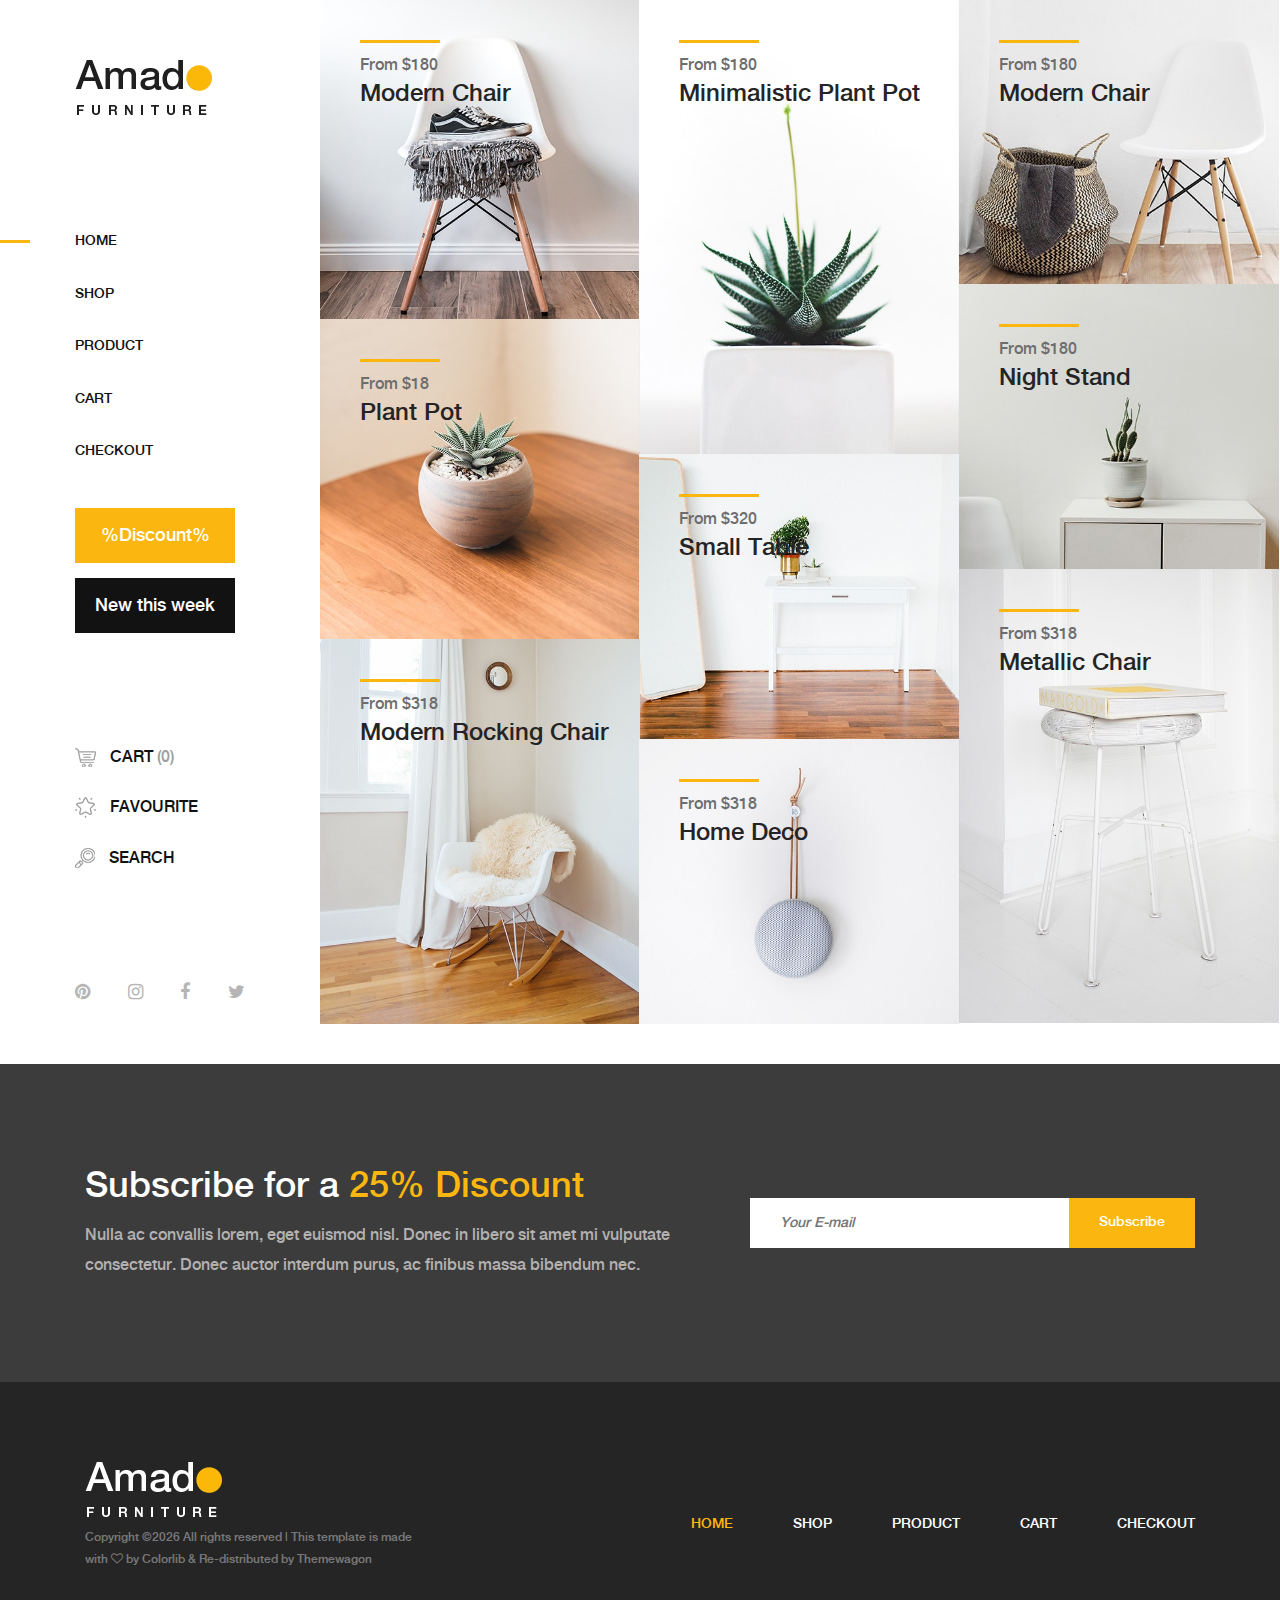
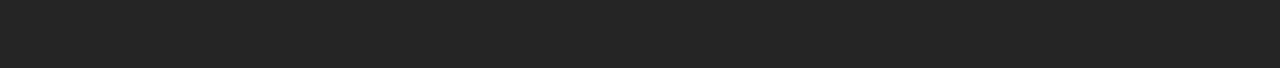
<file: amado-master/amado-master/index.html>
<!DOCTYPE html>
<html lang="en">

<head>
    <meta charset="UTF-8">
    <meta name="description" content="">
    <meta http-equiv="X-UA-Compatible" content="IE=edge">
    <meta name="viewport" content="width=device-width, initial-scale=1, shrink-to-fit=no">
    <!-- The above 4 meta tags *must* come first in the head; any other head content must come *after* these tags -->

    <!-- Title  -->
    <title>Amado - Furniture Ecommerce Template | Home</title>

    <!-- Favicon  -->
    <link rel="icon" href="img/core-img/favicon.ico">

    <!-- Core Style CSS -->
    <link rel="stylesheet" href="css/core-style.css">
    <link rel="stylesheet" href="style.css">

</head>

<body>
    <!-- Search Wrapper Area Start -->
    <div class="search-wrapper section-padding-100">
        <div class="search-close">
            <i class="fa fa-close" aria-hidden="true"></i>
        </div>
        <div class="container">
            <div class="row">
                <div class="col-12">
                    <div class="search-content">
                        <form action="#" method="get">
                            <input type="search" name="search" id="search" placeholder="Type your keyword...">
                            <button type="submit"><img src="img/core-img/search.png" alt=""></button>
                        </form>
                    </div>
                </div>
            </div>
        </div>
    </div>
    <!-- Search Wrapper Area End -->

    <!-- ##### Main Content Wrapper Start ##### -->
    <div class="main-content-wrapper d-flex clearfix">

        <!-- Mobile Nav (max width 767px)-->
        <div class="mobile-nav">
            <!-- Navbar Brand -->
            <div class="amado-navbar-brand">
                <a href="index.html"><img src="img/core-img/logo.png" alt=""></a>
            </div>
            <!-- Navbar Toggler -->
            <div class="amado-navbar-toggler">
                <span></span><span></span><span></span>
            </div>
        </div>

        <!-- Header Area Start -->
        <header class="header-area clearfix">
            <!-- Close Icon -->
            <div class="nav-close">
                <i class="fa fa-close" aria-hidden="true"></i>
            </div>
            <!-- Logo -->
            <div class="logo">
                <a href="index.html"><img src="img/core-img/logo.png" alt=""></a>
            </div>
            <!-- Amado Nav -->
            <nav class="amado-nav">
                <ul>
                    <li class="active"><a href="index.html">Home</a></li>
                    <li><a href="shop.html">Shop</a></li>
                    <li><a href="product-details.html">Product</a></li>
                    <li><a href="cart.html">Cart</a></li>
                    <li><a href="checkout.html">Checkout</a></li>
                </ul>
            </nav>
            <!-- Button Group -->
            <div class="amado-btn-group mt-30 mb-100">
                <a href="#" class="btn amado-btn mb-15">%Discount%</a>
                <a href="#" class="btn amado-btn active">New this week</a>
            </div>
            <!-- Cart Menu -->
            <div class="cart-fav-search mb-100">
                <a href="cart.html" class="cart-nav"><img src="img/core-img/cart.png" alt=""> Cart <span>(0)</span></a>
                <a href="#" class="fav-nav"><img src="img/core-img/favorites.png" alt=""> Favourite</a>
                <a href="#" class="search-nav"><img src="img/core-img/search.png" alt=""> Search</a>
            </div>
            <!-- Social Button -->
            <div class="social-info d-flex justify-content-between">
                <a href="#"><i class="fa fa-pinterest" aria-hidden="true"></i></a>
                <a href="#"><i class="fa fa-instagram" aria-hidden="true"></i></a>
                <a href="#"><i class="fa fa-facebook" aria-hidden="true"></i></a>
                <a href="#"><i class="fa fa-twitter" aria-hidden="true"></i></a>
            </div>
        </header>
        <!-- Header Area End -->

        <!-- Product Catagories Area Start -->
        <div class="products-catagories-area clearfix">
            <div class="amado-pro-catagory clearfix">

                <!-- Single Catagory -->
                <div class="single-products-catagory clearfix">
                    <a href="shop.html">
                        <img src="img/bg-img/1.jpg" alt="">
                        <!-- Hover Content -->
                        <div class="hover-content">
                            <div class="line"></div>
                            <p>From $180</p>
                            <h4>Modern Chair</h4>
                        </div>
                    </a>
                </div>

                <!-- Single Catagory -->
                <div class="single-products-catagory clearfix">
                    <a href="shop.html">
                        <img src="img/bg-img/2.jpg" alt="">
                        <!-- Hover Content -->
                        <div class="hover-content">
                            <div class="line"></div>
                            <p>From $180</p>
                            <h4>Minimalistic Plant Pot</h4>
                        </div>
                    </a>
                </div>

                <!-- Single Catagory -->
                <div class="single-products-catagory clearfix">
                    <a href="shop.html">
                        <img src="img/bg-img/3.jpg" alt="">
                        <!-- Hover Content -->
                        <div class="hover-content">
                            <div class="line"></div>
                            <p>From $180</p>
                            <h4>Modern Chair</h4>
                        </div>
                    </a>
                </div>

                <!-- Single Catagory -->
                <div class="single-products-catagory clearfix">
                    <a href="shop.html">
                        <img src="img/bg-img/4.jpg" alt="">
                        <!-- Hover Content -->
                        <div class="hover-content">
                            <div class="line"></div>
                            <p>From $180</p>
                            <h4>Night Stand</h4>
                        </div>
                    </a>
                </div>

                <!-- Single Catagory -->
                <div class="single-products-catagory clearfix">
                    <a href="shop.html">
                        <img src="img/bg-img/5.jpg" alt="">
                        <!-- Hover Content -->
                        <div class="hover-content">
                            <div class="line"></div>
                            <p>From $18</p>
                            <h4>Plant Pot</h4>
                        </div>
                    </a>
                </div>

                <!-- Single Catagory -->
                <div class="single-products-catagory clearfix">
                    <a href="shop.html">
                        <img src="img/bg-img/6.jpg" alt="">
                        <!-- Hover Content -->
                        <div class="hover-content">
                            <div class="line"></div>
                            <p>From $320</p>
                            <h4>Small Table</h4>
                        </div>
                    </a>
                </div>

                <!-- Single Catagory -->
                <div class="single-products-catagory clearfix">
                    <a href="shop.html">
                        <img src="img/bg-img/7.jpg" alt="">
                        <!-- Hover Content -->
                        <div class="hover-content">
                            <div class="line"></div>
                            <p>From $318</p>
                            <h4>Metallic Chair</h4>
                        </div>
                    </a>
                </div>

                <!-- Single Catagory -->
                <div class="single-products-catagory clearfix">
                    <a href="shop.html">
                        <img src="img/bg-img/8.jpg" alt="">
                        <!-- Hover Content -->
                        <div class="hover-content">
                            <div class="line"></div>
                            <p>From $318</p>
                            <h4>Modern Rocking Chair</h4>
                        </div>
                    </a>
                </div>

                <!-- Single Catagory -->
                <div class="single-products-catagory clearfix">
                    <a href="shop.html">
                        <img src="img/bg-img/9.jpg" alt="">
                        <!-- Hover Content -->
                        <div class="hover-content">
                            <div class="line"></div>
                            <p>From $318</p>
                            <h4>Home Deco</h4>
                        </div>
                    </a>
                </div>
            </div>
        </div>
        <!-- Product Catagories Area End -->
    </div>
    <!-- ##### Main Content Wrapper End ##### -->

    <!-- ##### Newsletter Area Start ##### -->
    <section class="newsletter-area section-padding-100-0">
        <div class="container">
            <div class="row align-items-center">
                <!-- Newsletter Text -->
                <div class="col-12 col-lg-6 col-xl-7">
                    <div class="newsletter-text mb-100">
                        <h2>Subscribe for a <span>25% Discount</span></h2>
                        <p>Nulla ac convallis lorem, eget euismod nisl. Donec in libero sit amet mi vulputate consectetur. Donec auctor interdum purus, ac finibus massa bibendum nec.</p>
                    </div>
                </div>
                <!-- Newsletter Form -->
                <div class="col-12 col-lg-6 col-xl-5">
                    <div class="newsletter-form mb-100">
                        <form action="#" method="post">
                            <input type="email" name="email" class="nl-email" placeholder="Your E-mail">
                            <input type="submit" value="Subscribe">
                        </form>
                    </div>
                </div>
            </div>
        </div>
    </section>
    <!-- ##### Newsletter Area End ##### -->

    <!-- ##### Footer Area Start ##### -->
    <footer class="footer_area clearfix">
        <div class="container">
            <div class="row align-items-center">
                <!-- Single Widget Area -->
                <div class="col-12 col-lg-4">
                    <div class="single_widget_area">
                        <!-- Logo -->
                        <div class="footer-logo mr-50">
                            <a href="index.html"><img src="img/core-img/logo2.png" alt=""></a>
                        </div>
                        <!-- Copywrite Text -->
                        <p class="copywrite"><!-- Link back to Colorlib can't be removed. Template is licensed under CC BY 3.0. -->
Copyright &copy;<script>document.write(new Date().getFullYear());</script> All rights reserved | This template is made with <i class="fa fa-heart-o" aria-hidden="true"></i> by <a href="https://colorlib.com" target="_blank">Colorlib</a> & Re-distributed by <a href="https://themewagon.com/" target="_blank">Themewagon</a>
<!-- Link back to Colorlib can't be removed. Template is licensed under CC BY 3.0. --></p>
                    </div>
                </div>
                <!-- Single Widget Area -->
                <div class="col-12 col-lg-8">
                    <div class="single_widget_area">
                        <!-- Footer Menu -->
                        <div class="footer_menu">
                            <nav class="navbar navbar-expand-lg justify-content-end">
                                <button class="navbar-toggler" type="button" data-toggle="collapse" data-target="#footerNavContent" aria-controls="footerNavContent" aria-expanded="false" aria-label="Toggle navigation"><i class="fa fa-bars"></i></button>
                                <div class="collapse navbar-collapse" id="footerNavContent">
                                    <ul class="navbar-nav ml-auto">
                                        <li class="nav-item active">
                                            <a class="nav-link" href="index.html">Home</a>
                                        </li>
                                        <li class="nav-item">
                                            <a class="nav-link" href="shop.html">Shop</a>
                                        </li>
                                        <li class="nav-item">
                                            <a class="nav-link" href="product-details.html">Product</a>
                                        </li>
                                        <li class="nav-item">
                                            <a class="nav-link" href="cart.html">Cart</a>
                                        </li>
                                        <li class="nav-item">
                                            <a class="nav-link" href="checkout.html">Checkout</a>
                                        </li>
                                    </ul>
                                </div>
                            </nav>
                        </div>
                    </div>
                </div>
            </div>
        </div>
    </footer>
    <!-- ##### Footer Area End ##### -->

    <!-- ##### jQuery (Necessary for All JavaScript Plugins) ##### -->
    <script src="js/jquery/jquery-2.2.4.min.js"></script>
    <!-- Popper js -->
    <script src="js/popper.min.js"></script>
    <!-- Bootstrap js -->
    <script src="js/bootstrap.min.js"></script>
    <!-- Plugins js -->
    <script src="js/plugins.js"></script>
    <!-- Active js -->
    <script src="js/active.js"></script>

</body>

</html>
</file>
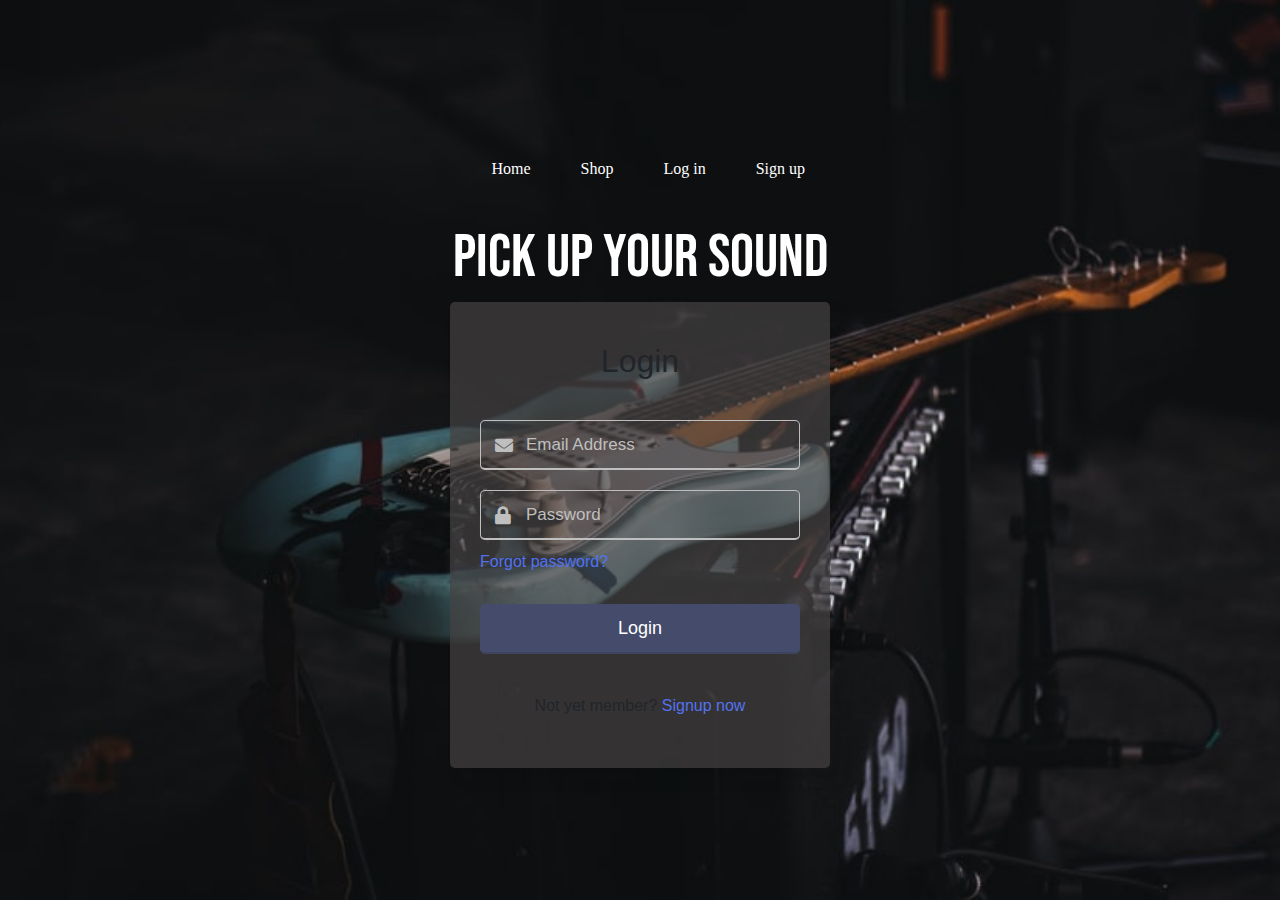
<file: login.html>
<html lang="en">
<head>
    <meta charset="UTF-8">
    <meta http-equiv="X-UA-Compatible" content="IE=edge">
    <meta name="viewport" content="width=device-width, initial-scale=1.0">
    <script src="https://code.jquery.com/jquery-3.2.1.slim.min.js" integrity="sha384-KJ3o2DKtIkvYIK3UENzmM7KCkRr/rE9/Qpg6aAZGJwFDMVNA/GpGFF93hXpG5KkN" crossorigin="anonymous"></script>
    <script src="https://cdnjs.cloudflare.com/ajax/libs/popper.js/1.12.9/umd/popper.min.js" integrity="sha384-ApNbgh9B+Y1QKtv3Rn7W3mgPxhU9K/ScQsAP7hUibX39j7fakFPskvXusvfa0b4Q" crossorigin="anonymous"></script>
    <link rel="stylesheet" href="https://maxcdn.bootstrapcdn.com/bootstrap/4.0.0/css/bootstrap.min.css" integrity="sha384-Gn5384xqQ1aoWXA+058RXPxPg6fy4IWvTNh0E263XmFcJlSAwiGgFAW/dAiS6JXm" crossorigin="anonymous">
    <link rel="stylesheet" href="https://cdnjs.cloudflare.com/ajax/libs/font-awesome/5.15.3/css/all.min.css"/>
    <link rel="stylesheet" href="login.css">
    <title>Document</title>
</head>
<body>
    <div class= "">
    <div class="fondo">
       <nav>
        <ul>
            <a href="index.html"><li>Home</li></a>
            <a href="shop.html"><li>Shop</li></a>
            <a href="login.html"><li>Log in</li></a>
            <a href="signup.html"><li>Sign up</li></a>
        </ul>
      </nav>
    </div>  
      <h1>Pick up your sound</h1>
      <div class="wrapper">
        <h2>Login </h2>
        <form action="#">
          <div class="field email">
            <div class="input-area">
              <input type="text" placeholder="Email Address">
              <i class="icon fas fa-envelope"></i>
              <i class="error error-icon fas fa-exclamation-circle"></i>
            </div>
            <div class="error error-txt">Email can't be blank</div>
          </div>
          <div class="field password">
            <div class="input-area">
              <input type="password" placeholder="Password">
              <i class="icon fas fa-lock"></i>
              <i class="error error-icon fas fa-exclamation-circle"></i>
            </div>
            <div class="error error-txt">Password can't be blank</div>
          </div>
          <div class="pass-txt"><a href="#">Forgot password?</a></div>
          <input type="submit" value="Login">
        </form>
        <div class="sign-txt">Not yet member? <a href="#">Signup now</a></div>
      </div>
      <svg xmlns="http://www.w3.org/2000/svg" style="display: none;">
        <symbol id="bootstrap" viewBox="0 0 118 94">
          <title>Bootstrap</title>
          <path fill-rule="evenodd" clip-rule="evenodd" d="M24.509 0c-6.733 0-11.715 5.893-11.492 12.284.214 6.14-.064 14.092-2.066 20.577C8.943 39.365 5.547 43.485 0 44.014v5.972c5.547.529 8.943 4.649 10.951 11.153 2.002 6.485 2.28 14.437 2.066 20.577C12.794 88.106 17.776 94 24.51 94H93.5c6.733 0 11.714-5.893 11.491-12.284-.214-6.14.064-14.092 2.066-20.577 2.009-6.504 5.396-10.624 10.943-11.153v-5.972c-5.547-.529-8.934-4.649-10.943-11.153-2.002-6.484-2.28-14.437-2.066-20.577C105.214 5.894 100.233 0 93.5 0H24.508zM80 57.863C80 66.663 73.436 72 62.543 72H44a2 2 0 01-2-2V24a2 2 0 012-2h18.437c9.083 0 15.044 4.92 15.044 12.474 0 5.302-4.01 10.049-9.119 10.88v.277C75.317 46.394 80 51.21 80 57.863zM60.521 28.34H49.948v14.934h8.905c6.884 0 10.68-2.772 10.68-7.727 0-4.643-3.264-7.207-9.012-7.207zM49.948 49.2v16.458H60.91c7.167 0 10.964-2.876 10.964-8.281 0-5.406-3.903-8.178-11.425-8.178H49.948z"></path>
        </symbol>
        <symbol id="facebook" viewBox="0 0 16 16">
          <path d="M16 8.049c0-4.446-3.582-8.05-8-8.05C3.58 0-.002 3.603-.002 8.05c0 4.017 2.926 7.347 6.75 7.951v-5.625h-2.03V8.05H6.75V6.275c0-2.017 1.195-3.131 3.022-3.131.876 0 1.791.157 1.791.157v1.98h-1.009c-.993 0-1.303.621-1.303 1.258v1.51h2.218l-.354 2.326H9.25V16c3.824-.604 6.75-3.934 6.75-7.951z"/>
        </symbol>
        <symbol id="instagram" viewBox="0 0 16 16">
            <path d="M8 0C5.829 0 5.556.01 4.703.048 3.85.088 3.269.222 2.76.42a3.917 3.917 0 0 0-1.417.923A3.927 3.927 0 0 0 .42 2.76C.222 3.268.087 3.85.048 4.7.01 5.555 0 5.827 0 8.001c0 2.172.01 2.444.048 3.297.04.852.174 1.433.372 1.942.205.526.478.972.923 1.417.444.445.89.719 1.416.923.51.198 1.09.333 1.942.372C5.555 15.99 5.827 16 8 16s2.444-.01 3.298-.048c.851-.04 1.434-.174 1.943-.372a3.916 3.916 0 0 0 1.416-.923c.445-.445.718-.891.923-1.417.197-.509.332-1.09.372-1.942C15.99 10.445 16 10.173 16 8s-.01-2.445-.048-3.299c-.04-.851-.175-1.433-.372-1.941a3.926 3.926 0 0 0-.923-1.417A3.911 3.911 0 0 0 13.24.42c-.51-.198-1.092-.333-1.943-.372C10.443.01 10.172 0 7.998 0h.003zm-.717 1.442h.718c2.136 0 2.389.007 3.232.046.78.035 1.204.166 1.486.275.373.145.64.319.92.599.28.28.453.546.598.92.11.281.24.705.275 1.485.039.843.047 1.096.047 3.231s-.008 2.389-.047 3.232c-.035.78-.166 1.203-.275 1.485a2.47 2.47 0 0 1-.599.919c-.28.28-.546.453-.92.598-.28.11-.704.24-1.485.276-.843.038-1.096.047-3.232.047s-2.39-.009-3.233-.047c-.78-.036-1.203-.166-1.485-.276a2.478 2.478 0 0 1-.92-.598 2.48 2.48 0 0 1-.6-.92c-.109-.281-.24-.705-.275-1.485-.038-.843-.046-1.096-.046-3.233 0-2.136.008-2.388.046-3.231.036-.78.166-1.204.276-1.486.145-.373.319-.64.599-.92.28-.28.546-.453.92-.598.282-.11.705-.24 1.485-.276.738-.034 1.024-.044 2.515-.045v.002zm4.988 1.328a.96.96 0 1 0 0 1.92.96.96 0 0 0 0-1.92zm-4.27 1.122a4.109 4.109 0 1 0 0 8.217 4.109 4.109 0 0 0 0-8.217zm0 1.441a2.667 2.667 0 1 1 0 5.334 2.667 2.667 0 0 1 0-5.334z"/>
        </symbol>
        <symbol id="twitter" viewBox="0 0 16 16">
          <path d="M5.026 15c6.038 0 9.341-5.003 9.341-9.334 0-.14 0-.282-.006-.422A6.685 6.685 0 0 0 16 3.542a6.658 6.658 0 0 1-1.889.518 3.301 3.301 0 0 0 1.447-1.817 6.533 6.533 0 0 1-2.087.793A3.286 3.286 0 0 0 7.875 6.03a9.325 9.325 0 0 1-6.767-3.429 3.289 3.289 0 0 0 1.018 4.382A3.323 3.323 0 0 1 .64 6.575v.045a3.288 3.288 0 0 0 2.632 3.218 3.203 3.203 0 0 1-.865.115 3.23 3.23 0 0 1-.614-.057 3.283 3.283 0 0 0 3.067 2.277A6.588 6.588 0 0 1 .78 13.58a6.32 6.32 0 0 1-.78-.045A9.344 9.344 0 0 0 5.026 15z"/>
        </symbol>
      </svg>   
    
    <script src="login.js"></script>        
</body>      
</html>
</file>
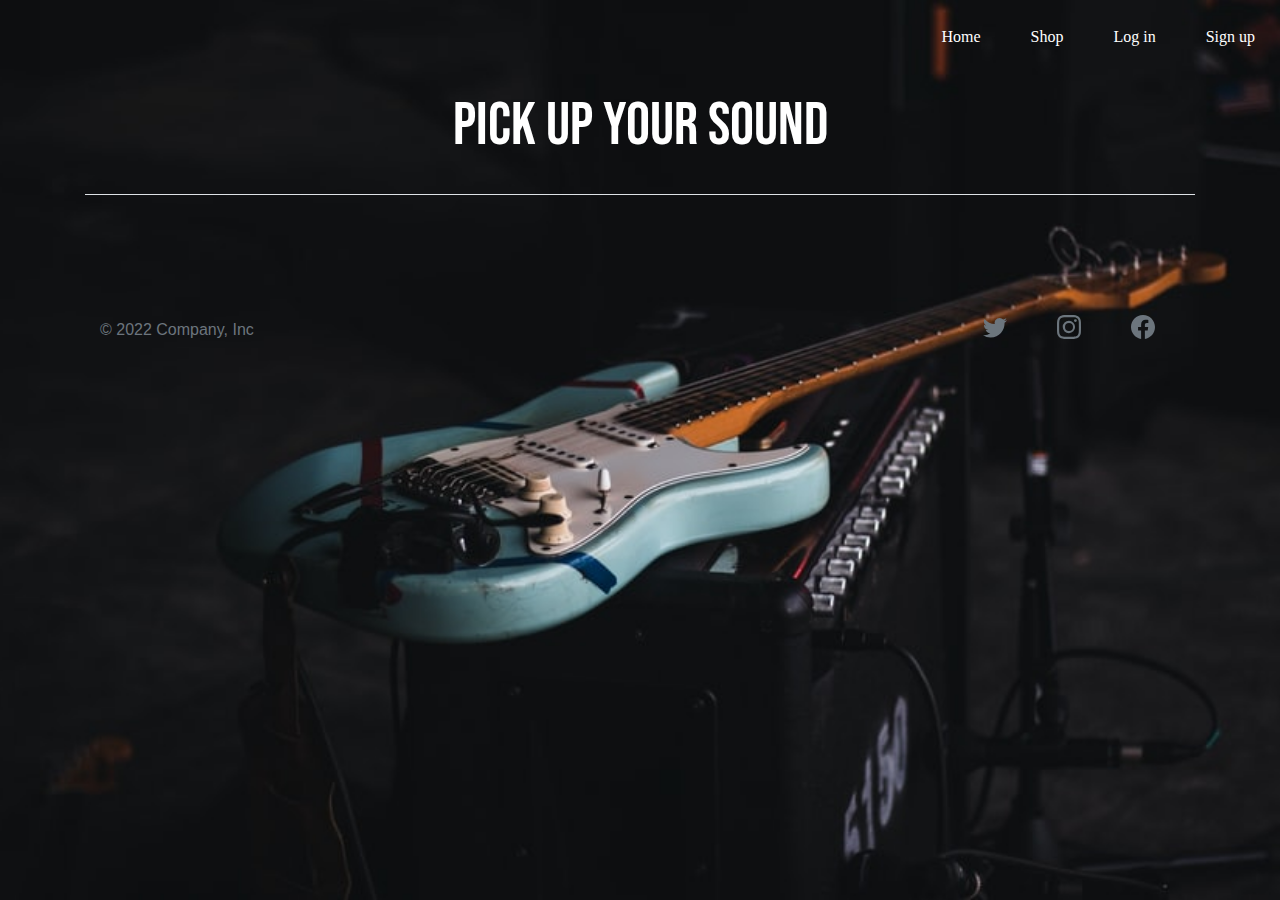
<file: signup.html>
<html lang="en">
<head>
    <meta charset="UTF-8">
    <meta http-equiv="X-UA-Compatible" content="IE=edge">
    <meta name="viewport" content="width=device-width, initial-scale=1.0">
    <script src="https://code.jquery.com/jquery-3.2.1.slim.min.js" integrity="sha384-KJ3o2DKtIkvYIK3UENzmM7KCkRr/rE9/Qpg6aAZGJwFDMVNA/GpGFF93hXpG5KkN" crossorigin="anonymous"></script>
    <script src="https://cdnjs.cloudflare.com/ajax/libs/popper.js/1.12.9/umd/popper.min.js" integrity="sha384-ApNbgh9B+Y1QKtv3Rn7W3mgPxhU9K/ScQsAP7hUibX39j7fakFPskvXusvfa0b4Q" crossorigin="anonymous"></script>
    <link rel="stylesheet" href="https://maxcdn.bootstrapcdn.com/bootstrap/4.0.0/css/bootstrap.min.css" integrity="sha384-Gn5384xqQ1aoWXA+058RXPxPg6fy4IWvTNh0E263XmFcJlSAwiGgFAW/dAiS6JXm" crossorigin="anonymous">
    <link rel="stylesheet" href="signup.css">
    <title>Document</title>
</head>
<body>
    <div class="fondo">
       <nav>
        <ul>
            <a href="index.html"><li>Home</li></a>
            <a href="#"><li>Shop</li></a>
            <a href="login.html"><li>Log in</li></a>
            <a href="signup.html"><li>Sign up</li></a>
        </ul>
      </nav>
    </div>  
      <h1>Pick up your sound</h1>
      <svg xmlns="http://www.w3.org/2000/svg" style="display: none;">
        <symbol id="bootstrap" viewBox="0 0 118 94">
          <title>Bootstrap</title>
          <path fill-rule="evenodd" clip-rule="evenodd" d="M24.509 0c-6.733 0-11.715 5.893-11.492 12.284.214 6.14-.064 14.092-2.066 20.577C8.943 39.365 5.547 43.485 0 44.014v5.972c5.547.529 8.943 4.649 10.951 11.153 2.002 6.485 2.28 14.437 2.066 20.577C12.794 88.106 17.776 94 24.51 94H93.5c6.733 0 11.714-5.893 11.491-12.284-.214-6.14.064-14.092 2.066-20.577 2.009-6.504 5.396-10.624 10.943-11.153v-5.972c-5.547-.529-8.934-4.649-10.943-11.153-2.002-6.484-2.28-14.437-2.066-20.577C105.214 5.894 100.233 0 93.5 0H24.508zM80 57.863C80 66.663 73.436 72 62.543 72H44a2 2 0 01-2-2V24a2 2 0 012-2h18.437c9.083 0 15.044 4.92 15.044 12.474 0 5.302-4.01 10.049-9.119 10.88v.277C75.317 46.394 80 51.21 80 57.863zM60.521 28.34H49.948v14.934h8.905c6.884 0 10.68-2.772 10.68-7.727 0-4.643-3.264-7.207-9.012-7.207zM49.948 49.2v16.458H60.91c7.167 0 10.964-2.876 10.964-8.281 0-5.406-3.903-8.178-11.425-8.178H49.948z"></path>
        </symbol>
        <symbol id="facebook" viewBox="0 0 16 16">
          <path d="M16 8.049c0-4.446-3.582-8.05-8-8.05C3.58 0-.002 3.603-.002 8.05c0 4.017 2.926 7.347 6.75 7.951v-5.625h-2.03V8.05H6.75V6.275c0-2.017 1.195-3.131 3.022-3.131.876 0 1.791.157 1.791.157v1.98h-1.009c-.993 0-1.303.621-1.303 1.258v1.51h2.218l-.354 2.326H9.25V16c3.824-.604 6.75-3.934 6.75-7.951z"/>
        </symbol>
        <symbol id="instagram" viewBox="0 0 16 16">
            <path d="M8 0C5.829 0 5.556.01 4.703.048 3.85.088 3.269.222 2.76.42a3.917 3.917 0 0 0-1.417.923A3.927 3.927 0 0 0 .42 2.76C.222 3.268.087 3.85.048 4.7.01 5.555 0 5.827 0 8.001c0 2.172.01 2.444.048 3.297.04.852.174 1.433.372 1.942.205.526.478.972.923 1.417.444.445.89.719 1.416.923.51.198 1.09.333 1.942.372C5.555 15.99 5.827 16 8 16s2.444-.01 3.298-.048c.851-.04 1.434-.174 1.943-.372a3.916 3.916 0 0 0 1.416-.923c.445-.445.718-.891.923-1.417.197-.509.332-1.09.372-1.942C15.99 10.445 16 10.173 16 8s-.01-2.445-.048-3.299c-.04-.851-.175-1.433-.372-1.941a3.926 3.926 0 0 0-.923-1.417A3.911 3.911 0 0 0 13.24.42c-.51-.198-1.092-.333-1.943-.372C10.443.01 10.172 0 7.998 0h.003zm-.717 1.442h.718c2.136 0 2.389.007 3.232.046.78.035 1.204.166 1.486.275.373.145.64.319.92.599.28.28.453.546.598.92.11.281.24.705.275 1.485.039.843.047 1.096.047 3.231s-.008 2.389-.047 3.232c-.035.78-.166 1.203-.275 1.485a2.47 2.47 0 0 1-.599.919c-.28.28-.546.453-.92.598-.28.11-.704.24-1.485.276-.843.038-1.096.047-3.232.047s-2.39-.009-3.233-.047c-.78-.036-1.203-.166-1.485-.276a2.478 2.478 0 0 1-.92-.598 2.48 2.48 0 0 1-.6-.92c-.109-.281-.24-.705-.275-1.485-.038-.843-.046-1.096-.046-3.233 0-2.136.008-2.388.046-3.231.036-.78.166-1.204.276-1.486.145-.373.319-.64.599-.92.28-.28.546-.453.92-.598.282-.11.705-.24 1.485-.276.738-.034 1.024-.044 2.515-.045v.002zm4.988 1.328a.96.96 0 1 0 0 1.92.96.96 0 0 0 0-1.92zm-4.27 1.122a4.109 4.109 0 1 0 0 8.217 4.109 4.109 0 0 0 0-8.217zm0 1.441a2.667 2.667 0 1 1 0 5.334 2.667 2.667 0 0 1 0-5.334z"/>
        </symbol>
        <symbol id="twitter" viewBox="0 0 16 16">
          <path d="M5.026 15c6.038 0 9.341-5.003 9.341-9.334 0-.14 0-.282-.006-.422A6.685 6.685 0 0 0 16 3.542a6.658 6.658 0 0 1-1.889.518 3.301 3.301 0 0 0 1.447-1.817 6.533 6.533 0 0 1-2.087.793A3.286 3.286 0 0 0 7.875 6.03a9.325 9.325 0 0 1-6.767-3.429 3.289 3.289 0 0 0 1.018 4.382A3.323 3.323 0 0 1 .64 6.575v.045a3.288 3.288 0 0 0 2.632 3.218 3.203 3.203 0 0 1-.865.115 3.23 3.23 0 0 1-.614-.057 3.283 3.283 0 0 0 3.067 2.277A6.588 6.588 0 0 1 .78 13.58a6.32 6.32 0 0 1-.78-.045A9.344 9.344 0 0 0 5.026 15z"/>
        </symbol>
      </svg>   
      <div class="container">
        <footer class="d-flex flex-wrap justify-content-between align-items-center py-3 my-4 border-top">
          <div class="col-md-4 d-flex align-items-center">
            <span class="text-muted">&copy; 2022 Company, Inc</span>
          </div>
      
          <ul class="nav col-md-4 justify-content-end list-unstyled d-flex">
            <li class="ms-3"><a class="text-muted" href="#"><svg class="bi" width="24" height="24"><use xlink:href="#twitter"/></svg></a></li>
            <li class="ms-3"><a class="text-muted" href="#"><svg class="bi" width="24" height="24"><use xlink:href="#instagram"/></svg></a></li>
            <li class="ms-3"><a class="text-muted" href="#"><svg class="bi" width="24" height="24"><use xlink:href="#facebook"/></svg></a></li>
          </ul>
        </footer>
      </div>  
</body>      
</html>
</file>
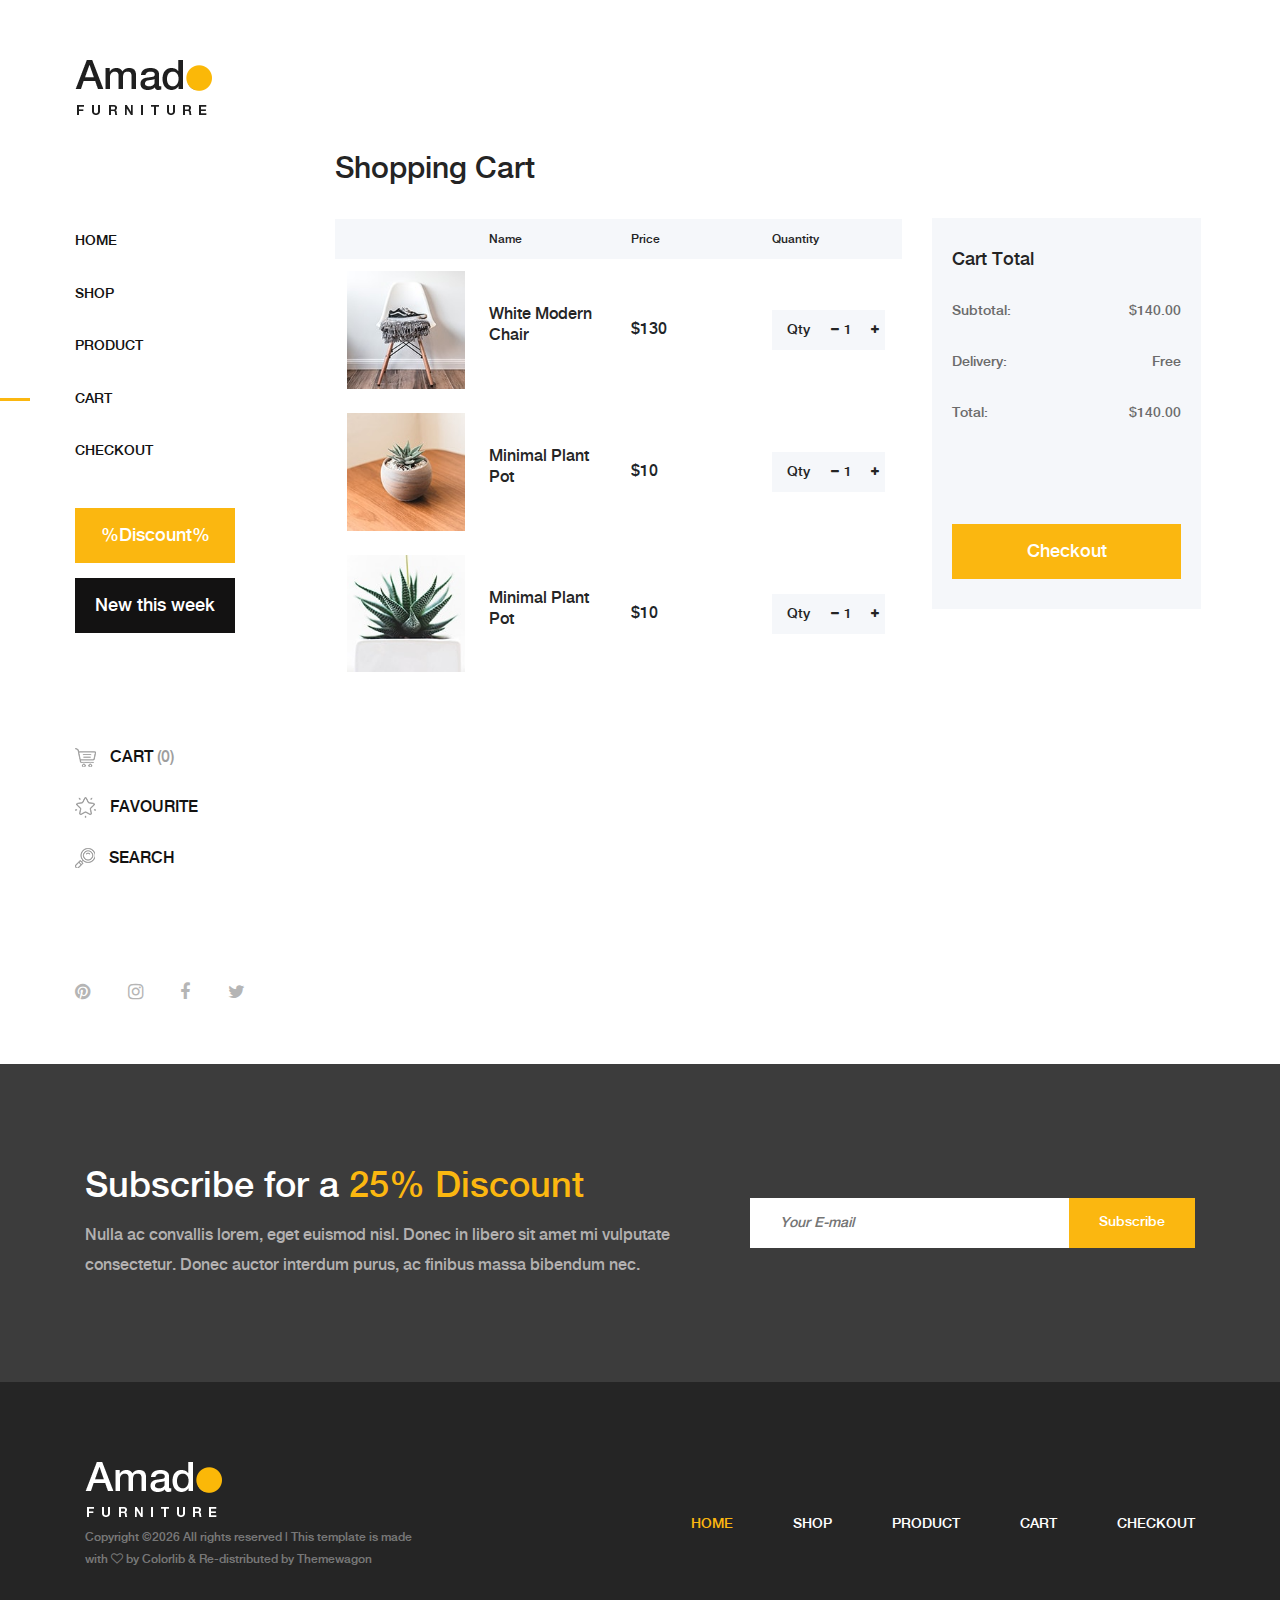
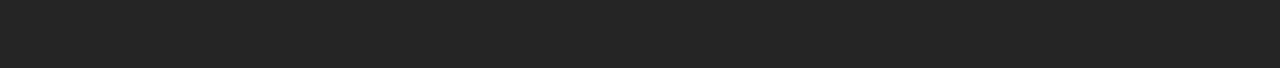
<file: amado-master/amado-master/cart.html>
<!DOCTYPE html>
<html lang="en">

<head>
    <meta charset="UTF-8">
    <meta name="description" content="">
    <meta http-equiv="X-UA-Compatible" content="IE=edge">
    <meta name="viewport" content="width=device-width, initial-scale=1, shrink-to-fit=no">
    <!-- The above 4 meta tags *must* come first in the head; any other head content must come *after* these tags -->

    <!-- Title  -->
    <title>Amado - Furniture Ecommerce Template | Cart</title>

    <!-- Favicon  -->
    <link rel="icon" href="img/core-img/favicon.ico">

    <!-- Core Style CSS -->
    <link rel="stylesheet" href="css/core-style.css">
    <link rel="stylesheet" href="style.css">

</head>

<body>
    <!-- Search Wrapper Area Start -->
    <div class="search-wrapper section-padding-100">
        <div class="search-close">
            <i class="fa fa-close" aria-hidden="true"></i>
        </div>
        <div class="container">
            <div class="row">
                <div class="col-12">
                    <div class="search-content">
                        <form action="#" method="get">
                            <input type="search" name="search" id="search" placeholder="Type your keyword...">
                            <button type="submit"><img src="img/core-img/search.png" alt=""></button>
                        </form>
                    </div>
                </div>
            </div>
        </div>
    </div>
    <!-- Search Wrapper Area End -->

    <!-- ##### Main Content Wrapper Start ##### -->
    <div class="main-content-wrapper d-flex clearfix">

        <!-- Mobile Nav (max width 767px)-->
        <div class="mobile-nav">
            <!-- Navbar Brand -->
            <div class="amado-navbar-brand">
                <a href="index.html"><img src="img/core-img/logo.png" alt=""></a>
            </div>
            <!-- Navbar Toggler -->
            <div class="amado-navbar-toggler">
                <span></span><span></span><span></span>
            </div>
        </div>

        <!-- Header Area Start -->
        <header class="header-area clearfix">
            <!-- Close Icon -->
            <div class="nav-close">
                <i class="fa fa-close" aria-hidden="true"></i>
            </div>
            <!-- Logo -->
            <div class="logo">
                <a href="index.html"><img src="img/core-img/logo.png" alt=""></a>
            </div>
            <!-- Amado Nav -->
            <nav class="amado-nav">
                <ul>
                    <li><a href="index.html">Home</a></li>
                    <li><a href="shop.html">Shop</a></li>
                    <li><a href="product-details.html">Product</a></li>
                    <li class="active"><a href="cart.html">Cart</a></li>
                    <li><a href="checkout.html">Checkout</a></li>
                </ul>
            </nav>
            <!-- Button Group -->
            <div class="amado-btn-group mt-30 mb-100">
                <a href="#" class="btn amado-btn mb-15">%Discount%</a>
                <a href="#" class="btn amado-btn active">New this week</a>
            </div>
            <!-- Cart Menu -->
            <div class="cart-fav-search mb-100">
                <a href="cart.html" class="cart-nav"><img src="img/core-img/cart.png" alt=""> Cart <span>(0)</span></a>
                <a href="#" class="fav-nav"><img src="img/core-img/favorites.png" alt=""> Favourite</a>
                <a href="#" class="search-nav"><img src="img/core-img/search.png" alt=""> Search</a>
            </div>
            <!-- Social Button -->
            <div class="social-info d-flex justify-content-between">
                <a href="#"><i class="fa fa-pinterest" aria-hidden="true"></i></a>
                <a href="#"><i class="fa fa-instagram" aria-hidden="true"></i></a>
                <a href="#"><i class="fa fa-facebook" aria-hidden="true"></i></a>
                <a href="#"><i class="fa fa-twitter" aria-hidden="true"></i></a>
            </div>
        </header>
        <!-- Header Area End -->

        <div class="cart-table-area section-padding-100">
            <div class="container-fluid">
                <div class="row">
                    <div class="col-12 col-lg-8">
                        <div class="cart-title mt-50">
                            <h2>Shopping Cart</h2>
                        </div>

                        <div class="cart-table clearfix">
                            <table class="table table-responsive">
                                <thead>
                                    <tr>
                                        <th></th>
                                        <th>Name</th>
                                        <th>Price</th>
                                        <th>Quantity</th>
                                    </tr>
                                </thead>
                                <tbody>
                                    <tr>
                                        <td class="cart_product_img">
                                            <a href="#"><img src="img/bg-img/cart1.jpg" alt="Product"></a>
                                        </td>
                                        <td class="cart_product_desc">
                                            <h5>White Modern Chair</h5>
                                        </td>
                                        <td class="price">
                                            <span>$130</span>
                                        </td>
                                        <td class="qty">
                                            <div class="qty-btn d-flex">
                                                <p>Qty</p>
                                                <div class="quantity">
                                                    <span class="qty-minus" onclick="var effect = document.getElementById('qty'); var qty = effect.value; if( !isNaN( qty ) &amp;&amp; qty &gt; 1 ) effect.value--;return false;"><i class="fa fa-minus" aria-hidden="true"></i></span>
                                                    <input type="number" class="qty-text" id="qty" step="1" min="1" max="300" name="quantity" value="1">
                                                    <span class="qty-plus" onclick="var effect = document.getElementById('qty'); var qty = effect.value; if( !isNaN( qty )) effect.value++;return false;"><i class="fa fa-plus" aria-hidden="true"></i></span>
                                                </div>
                                            </div>
                                        </td>
                                    </tr>
                                    <tr>
                                        <td class="cart_product_img">
                                            <a href="#"><img src="img/bg-img/cart2.jpg" alt="Product"></a>
                                        </td>
                                        <td class="cart_product_desc">
                                            <h5>Minimal Plant Pot</h5>
                                        </td>
                                        <td class="price">
                                            <span>$10</span>
                                        </td>
                                        <td class="qty">
                                            <div class="qty-btn d-flex">
                                                <p>Qty</p>
                                                <div class="quantity">
                                                    <span class="qty-minus" onclick="var effect = document.getElementById('qty2'); var qty = effect.value; if( !isNaN( qty ) &amp;&amp; qty &gt; 1 ) effect.value--;return false;"><i class="fa fa-minus" aria-hidden="true"></i></span>
                                                    <input type="number" class="qty-text" id="qty2" step="1" min="1" max="300" name="quantity" value="1">
                                                    <span class="qty-plus" onclick="var effect = document.getElementById('qty2'); var qty = effect.value; if( !isNaN( qty )) effect.value++;return false;"><i class="fa fa-plus" aria-hidden="true"></i></span>
                                                </div>
                                            </div>
                                        </td>
                                    </tr>
                                    <tr>
                                        <td class="cart_product_img">
                                            <a href="#"><img src="img/bg-img/cart3.jpg" alt="Product"></a>
                                        </td>
                                        <td class="cart_product_desc">
                                            <h5>Minimal Plant Pot</h5>
                                        </td>
                                        <td class="price">
                                            <span>$10</span>
                                        </td>
                                        <td class="qty">
                                            <div class="qty-btn d-flex">
                                                <p>Qty</p>
                                                <div class="quantity">
                                                    <span class="qty-minus" onclick="var effect = document.getElementById('qty3'); var qty = effect.value; if( !isNaN( qty ) &amp;&amp; qty &gt; 1 ) effect.value--;return false;"><i class="fa fa-minus" aria-hidden="true"></i></span>
                                                    <input type="number" class="qty-text" id="qty3" step="1" min="1" max="300" name="quantity" value="1">
                                                    <span class="qty-plus" onclick="var effect = document.getElementById('qty3'); var qty = effect.value; if( !isNaN( qty )) effect.value++;return false;"><i class="fa fa-plus" aria-hidden="true"></i></span>
                                                </div>
                                            </div>
                                        </td>
                                    </tr>
                                </tbody>
                            </table>
                        </div>
                    </div>
                    <div class="col-12 col-lg-4">
                        <div class="cart-summary">
                            <h5>Cart Total</h5>
                            <ul class="summary-table">
                                <li><span>subtotal:</span> <span>$140.00</span></li>
                                <li><span>delivery:</span> <span>Free</span></li>
                                <li><span>total:</span> <span>$140.00</span></li>
                            </ul>
                            <div class="cart-btn mt-100">
                                <a href="cart.html" class="btn amado-btn w-100">Checkout</a>
                            </div>
                        </div>
                    </div>
                </div>
            </div>
        </div>
    </div>
    <!-- ##### Main Content Wrapper End ##### -->

    <!-- ##### Newsletter Area Start ##### -->
    <section class="newsletter-area section-padding-100-0">
        <div class="container">
            <div class="row align-items-center">
                <!-- Newsletter Text -->
                <div class="col-12 col-lg-6 col-xl-7">
                    <div class="newsletter-text mb-100">
                        <h2>Subscribe for a <span>25% Discount</span></h2>
                        <p>Nulla ac convallis lorem, eget euismod nisl. Donec in libero sit amet mi vulputate consectetur. Donec auctor interdum purus, ac finibus massa bibendum nec.</p>
                    </div>
                </div>
                <!-- Newsletter Form -->
                <div class="col-12 col-lg-6 col-xl-5">
                    <div class="newsletter-form mb-100">
                        <form action="#" method="post">
                            <input type="email" name="email" class="nl-email" placeholder="Your E-mail">
                            <input type="submit" value="Subscribe">
                        </form>
                    </div>
                </div>
            </div>
        </div>
    </section>
    <!-- ##### Newsletter Area End ##### -->

    <!-- ##### Footer Area Start ##### -->
    <footer class="footer_area clearfix">
        <div class="container">
            <div class="row align-items-center">
                <!-- Single Widget Area -->
                <div class="col-12 col-lg-4">
                    <div class="single_widget_area">
                        <!-- Logo -->
                        <div class="footer-logo mr-50">
                            <a href="index.html"><img src="img/core-img/logo2.png" alt=""></a>
                        </div>
                        <!-- Copywrite Text -->
                        <p class="copywrite"><!-- Link back to Colorlib can't be removed. Template is licensed under CC BY 3.0. -->
Copyright &copy;<script>document.write(new Date().getFullYear());</script> All rights reserved | This template is made with <i class="fa fa-heart-o" aria-hidden="true"></i> by <a href="https://colorlib.com" target="_blank">Colorlib</a>
<!-- Link back to Colorlib can't be removed. Template is licensed under CC BY 3.0. -->& Re-distributed by <a href="https://themewagon.com/" target="_blank">Themewagon</a>
</p>
                    </div>
                </div>
                <!-- Single Widget Area -->
                <div class="col-12 col-lg-8">
                    <div class="single_widget_area">
                        <!-- Footer Menu -->
                        <div class="footer_menu">
                            <nav class="navbar navbar-expand-lg justify-content-end">
                                <button class="navbar-toggler" type="button" data-toggle="collapse" data-target="#footerNavContent" aria-controls="footerNavContent" aria-expanded="false" aria-label="Toggle navigation"><i class="fa fa-bars"></i></button>
                                <div class="collapse navbar-collapse" id="footerNavContent">
                                    <ul class="navbar-nav ml-auto">
                                        <li class="nav-item active">
                                            <a class="nav-link" href="index.html">Home</a>
                                        </li>
                                        <li class="nav-item">
                                            <a class="nav-link" href="shop.html">Shop</a>
                                        </li>
                                        <li class="nav-item">
                                            <a class="nav-link" href="product-details.html">Product</a>
                                        </li>
                                        <li class="nav-item">
                                            <a class="nav-link" href="cart.html">Cart</a>
                                        </li>
                                        <li class="nav-item">
                                            <a class="nav-link" href="checkout.html">Checkout</a>
                                        </li>
                                    </ul>
                                </div>
                            </nav>
                        </div>
                    </div>
                </div>
            </div>
        </div>
    </footer>
    <!-- ##### Footer Area End ##### -->

    <!-- ##### jQuery (Necessary for All JavaScript Plugins) ##### -->
    <script src="js/jquery/jquery-2.2.4.min.js"></script>
    <!-- Popper js -->
    <script src="js/popper.min.js"></script>
    <!-- Bootstrap js -->
    <script src="js/bootstrap.min.js"></script>
    <!-- Plugins js -->
    <script src="js/plugins.js"></script>
    <!-- Active js -->
    <script src="js/active.js"></script>

</body>

</html>
</file>
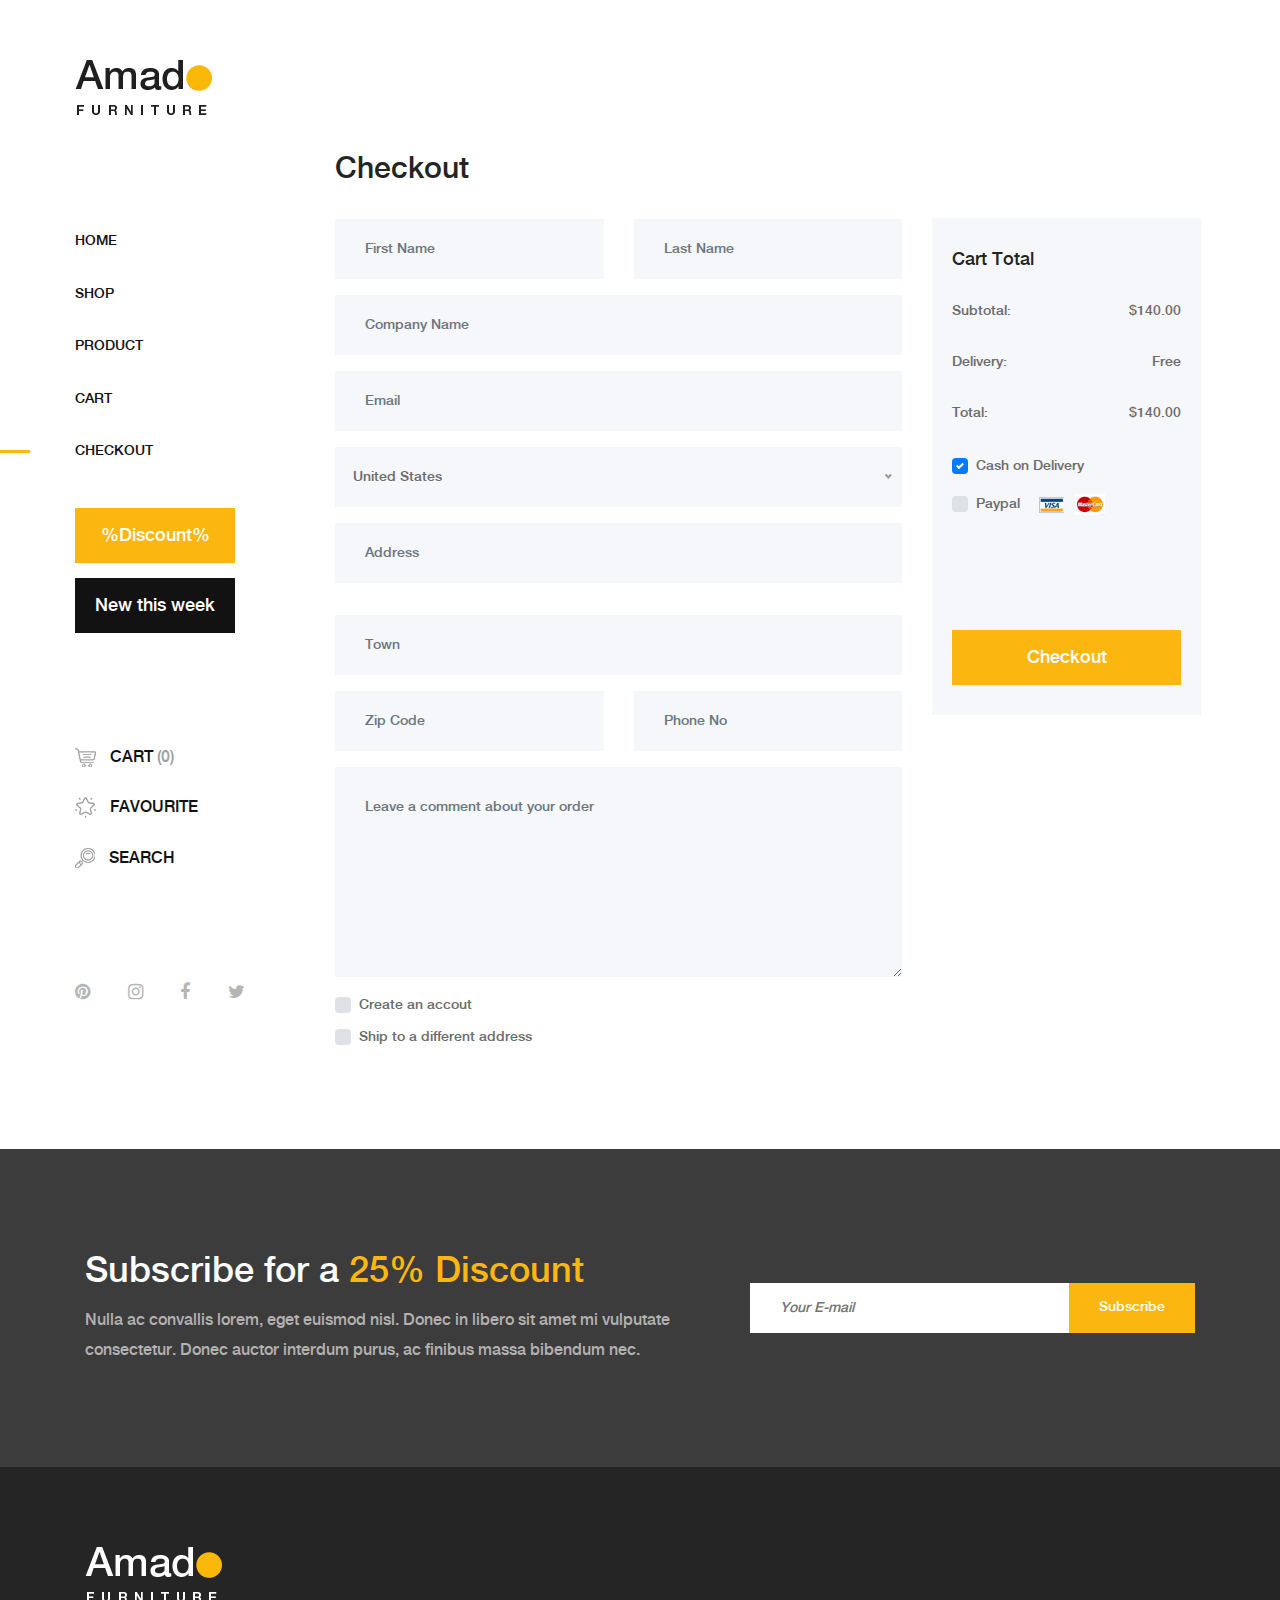
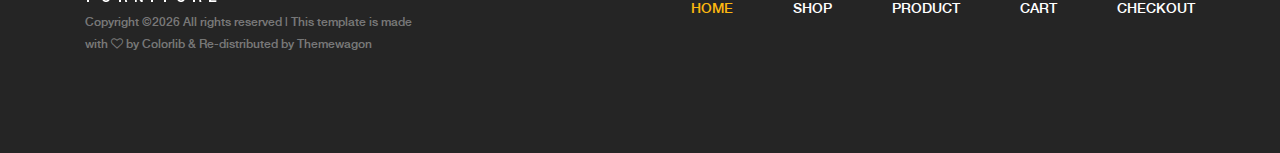
<file: amado-master/amado-master/checkout.html>
<!DOCTYPE html>
<html lang="en">

<head>
    <meta charset="UTF-8">
    <meta name="description" content="">
    <meta http-equiv="X-UA-Compatible" content="IE=edge">
    <meta name="viewport" content="width=device-width, initial-scale=1, shrink-to-fit=no">
    <!-- The above 4 meta tags *must* come first in the head; any other head content must come *after* these tags -->

    <!-- Title  -->
    <title>Amado - Furniture Ecommerce Template | Checkout</title>

    <!-- Favicon  -->
    <link rel="icon" href="img/core-img/favicon.ico">

    <!-- Core Style CSS -->
    <link rel="stylesheet" href="css/core-style.css">
    <link rel="stylesheet" href="style.css">

</head>

<body>
    <!-- Search Wrapper Area Start -->
    <div class="search-wrapper section-padding-100">
        <div class="search-close">
            <i class="fa fa-close" aria-hidden="true"></i>
        </div>
        <div class="container">
            <div class="row">
                <div class="col-12">
                    <div class="search-content">
                        <form action="#" method="get">
                            <input type="search" name="search" id="search" placeholder="Type your keyword...">
                            <button type="submit"><img src="img/core-img/search.png" alt=""></button>
                        </form>
                    </div>
                </div>
            </div>
        </div>
    </div>
    <!-- Search Wrapper Area End -->

    <!-- ##### Main Content Wrapper Start ##### -->
    <div class="main-content-wrapper d-flex clearfix">

        <!-- Mobile Nav (max width 767px)-->
        <div class="mobile-nav">
            <!-- Navbar Brand -->
            <div class="amado-navbar-brand">
                <a href="index.html"><img src="img/core-img/logo.png" alt=""></a>
            </div>
            <!-- Navbar Toggler -->
            <div class="amado-navbar-toggler">
                <span></span><span></span><span></span>
            </div>
        </div>

        <!-- Header Area Start -->
        <header class="header-area clearfix">
            <!-- Close Icon -->
            <div class="nav-close">
                <i class="fa fa-close" aria-hidden="true"></i>
            </div>
            <!-- Logo -->
            <div class="logo">
                <a href="index.html"><img src="img/core-img/logo.png" alt=""></a>
            </div>
            <!-- Amado Nav -->
            <nav class="amado-nav">
                <ul>
                    <li><a href="index.html">Home</a></li>
                    <li><a href="shop.html">Shop</a></li>
                    <li><a href="product-details.html">Product</a></li>
                    <li><a href="cart.html">Cart</a></li>
                    <li class="active"><a href="checkout.html">Checkout</a></li>
                </ul>
            </nav>
            <!-- Button Group -->
            <div class="amado-btn-group mt-30 mb-100">
                <a href="#" class="btn amado-btn mb-15">%Discount%</a>
                <a href="#" class="btn amado-btn active">New this week</a>
            </div>
            <!-- Cart Menu -->
            <div class="cart-fav-search mb-100">
                <a href="cart.html" class="cart-nav"><img src="img/core-img/cart.png" alt=""> Cart <span>(0)</span></a>
                <a href="#" class="fav-nav"><img src="img/core-img/favorites.png" alt=""> Favourite</a>
                <a href="#" class="search-nav"><img src="img/core-img/search.png" alt=""> Search</a>
            </div>
            <!-- Social Button -->
            <div class="social-info d-flex justify-content-between">
                <a href="#"><i class="fa fa-pinterest" aria-hidden="true"></i></a>
                <a href="#"><i class="fa fa-instagram" aria-hidden="true"></i></a>
                <a href="#"><i class="fa fa-facebook" aria-hidden="true"></i></a>
                <a href="#"><i class="fa fa-twitter" aria-hidden="true"></i></a>
            </div>
        </header>
        <!-- Header Area End -->

        <div class="cart-table-area section-padding-100">
            <div class="container-fluid">
                <div class="row">
                    <div class="col-12 col-lg-8">
                        <div class="checkout_details_area mt-50 clearfix">

                            <div class="cart-title">
                                <h2>Checkout</h2>
                            </div>

                            <form action="#" method="post">
                                <div class="row">
                                    <div class="col-md-6 mb-3">
                                        <input type="text" class="form-control" id="first_name" value="" placeholder="First Name" required>
                                    </div>
                                    <div class="col-md-6 mb-3">
                                        <input type="text" class="form-control" id="last_name" value="" placeholder="Last Name" required>
                                    </div>
                                    <div class="col-12 mb-3">
                                        <input type="text" class="form-control" id="company" placeholder="Company Name" value="">
                                    </div>
                                    <div class="col-12 mb-3">
                                        <input type="email" class="form-control" id="email" placeholder="Email" value="">
                                    </div>
                                    <div class="col-12 mb-3">
                                        <select class="w-100" id="country">
                                        <option value="usa">United States</option>
                                        <option value="uk">United Kingdom</option>
                                        <option value="ger">Germany</option>
                                        <option value="fra">France</option>
                                        <option value="ind">India</option>
                                        <option value="aus">Australia</option>
                                        <option value="bra">Brazil</option>
                                        <option value="cana">Canada</option>
                                    </select>
                                    </div>
                                    <div class="col-12 mb-3">
                                        <input type="text" class="form-control mb-3" id="street_address" placeholder="Address" value="">
                                    </div>
                                    <div class="col-12 mb-3">
                                        <input type="text" class="form-control" id="city" placeholder="Town" value="">
                                    </div>
                                    <div class="col-md-6 mb-3">
                                        <input type="text" class="form-control" id="zipCode" placeholder="Zip Code" value="">
                                    </div>
                                    <div class="col-md-6 mb-3">
                                        <input type="number" class="form-control" id="phone_number" min="0" placeholder="Phone No" value="">
                                    </div>
                                    <div class="col-12 mb-3">
                                        <textarea name="comment" class="form-control w-100" id="comment" cols="30" rows="10" placeholder="Leave a comment about your order"></textarea>
                                    </div>

                                    <div class="col-12">
                                        <div class="custom-control custom-checkbox d-block mb-2">
                                            <input type="checkbox" class="custom-control-input" id="customCheck2">
                                            <label class="custom-control-label" for="customCheck2">Create an accout</label>
                                        </div>
                                        <div class="custom-control custom-checkbox d-block">
                                            <input type="checkbox" class="custom-control-input" id="customCheck3">
                                            <label class="custom-control-label" for="customCheck3">Ship to a different address</label>
                                        </div>
                                    </div>
                                </div>
                            </form>
                        </div>
                    </div>
                    <div class="col-12 col-lg-4">
                        <div class="cart-summary">
                            <h5>Cart Total</h5>
                            <ul class="summary-table">
                                <li><span>subtotal:</span> <span>$140.00</span></li>
                                <li><span>delivery:</span> <span>Free</span></li>
                                <li><span>total:</span> <span>$140.00</span></li>
                            </ul>

                            <div class="payment-method">
                                <!-- Cash on delivery -->
                                <div class="custom-control custom-checkbox mr-sm-2">
                                    <input type="checkbox" class="custom-control-input" id="cod" checked>
                                    <label class="custom-control-label" for="cod">Cash on Delivery</label>
                                </div>
                                <!-- Paypal -->
                                <div class="custom-control custom-checkbox mr-sm-2">
                                    <input type="checkbox" class="custom-control-input" id="paypal">
                                    <label class="custom-control-label" for="paypal">Paypal <img class="ml-15" src="img/core-img/paypal.png" alt=""></label>
                                </div>
                            </div>

                            <div class="cart-btn mt-100">
                                <a href="#" class="btn amado-btn w-100">Checkout</a>
                            </div>
                        </div>
                    </div>
                </div>
            </div>
        </div>
    </div>
    <!-- ##### Main Content Wrapper End ##### -->

    <!-- ##### Newsletter Area Start ##### -->
    <section class="newsletter-area section-padding-100-0">
        <div class="container">
            <div class="row align-items-center">
                <!-- Newsletter Text -->
                <div class="col-12 col-lg-6 col-xl-7">
                    <div class="newsletter-text mb-100">
                        <h2>Subscribe for a <span>25% Discount</span></h2>
                        <p>Nulla ac convallis lorem, eget euismod nisl. Donec in libero sit amet mi vulputate consectetur. Donec auctor interdum purus, ac finibus massa bibendum nec.</p>
                    </div>
                </div>
                <!-- Newsletter Form -->
                <div class="col-12 col-lg-6 col-xl-5">
                    <div class="newsletter-form mb-100">
                        <form action="#" method="post">
                            <input type="email" name="email" class="nl-email" placeholder="Your E-mail">
                            <input type="submit" value="Subscribe">
                        </form>
                    </div>
                </div>
            </div>
        </div>
    </section>
    <!-- ##### Newsletter Area End ##### -->

    <!-- ##### Footer Area Start ##### -->
    <footer class="footer_area clearfix">
        <div class="container">
            <div class="row align-items-center">
                <!-- Single Widget Area -->
                <div class="col-12 col-lg-4">
                    <div class="single_widget_area">
                        <!-- Logo -->
                        <div class="footer-logo mr-50">
                            <a href="index.html"><img src="img/core-img/logo2.png" alt=""></a>
                        </div>
                        <!-- Copywrite Text -->
                        <p class="copywrite"><!-- Link back to Colorlib can't be removed. Template is licensed under CC BY 3.0. -->
Copyright &copy;<script>document.write(new Date().getFullYear());</script> All rights reserved | This template is made with <i class="fa fa-heart-o" aria-hidden="true"></i> by <a href="https://colorlib.com" target="_blank">Colorlib</a> & Re-distributed by <a href="https://themewagon.com/" target="_blank">Themewagon</a>
<!-- Link back to Colorlib can't be removed. Template is licensed under CC BY 3.0. --></p>
                    </div>
                </div>
                <!-- Single Widget Area -->
                <div class="col-12 col-lg-8">
                    <div class="single_widget_area">
                        <!-- Footer Menu -->
                        <div class="footer_menu">
                            <nav class="navbar navbar-expand-lg justify-content-end">
                                <button class="navbar-toggler" type="button" data-toggle="collapse" data-target="#footerNavContent" aria-controls="footerNavContent" aria-expanded="false" aria-label="Toggle navigation"><i class="fa fa-bars"></i></button>
                                <div class="collapse navbar-collapse" id="footerNavContent">
                                    <ul class="navbar-nav ml-auto">
                                        <li class="nav-item active">
                                            <a class="nav-link" href="index.html">Home</a>
                                        </li>
                                        <li class="nav-item">
                                            <a class="nav-link" href="shop.html">Shop</a>
                                        </li>
                                        <li class="nav-item">
                                            <a class="nav-link" href="product-details.html">Product</a>
                                        </li>
                                        <li class="nav-item">
                                            <a class="nav-link" href="cart.html">Cart</a>
                                        </li>
                                        <li class="nav-item">
                                            <a class="nav-link" href="checkout.html">Checkout</a>
                                        </li>
                                    </ul>
                                </div>
                            </nav>
                        </div>
                    </div>
                </div>
            </div>
        </div>
    </footer>
    <!-- ##### Footer Area End ##### -->

    <!-- ##### jQuery (Necessary for All JavaScript Plugins) ##### -->
    <script src="js/jquery/jquery-2.2.4.min.js"></script>
    <!-- Popper js -->
    <script src="js/popper.min.js"></script>
    <!-- Bootstrap js -->
    <script src="js/bootstrap.min.js"></script>
    <!-- Plugins js -->
    <script src="js/plugins.js"></script>
    <!-- Active js -->
    <script src="js/active.js"></script>

</body>

</html>
</file>
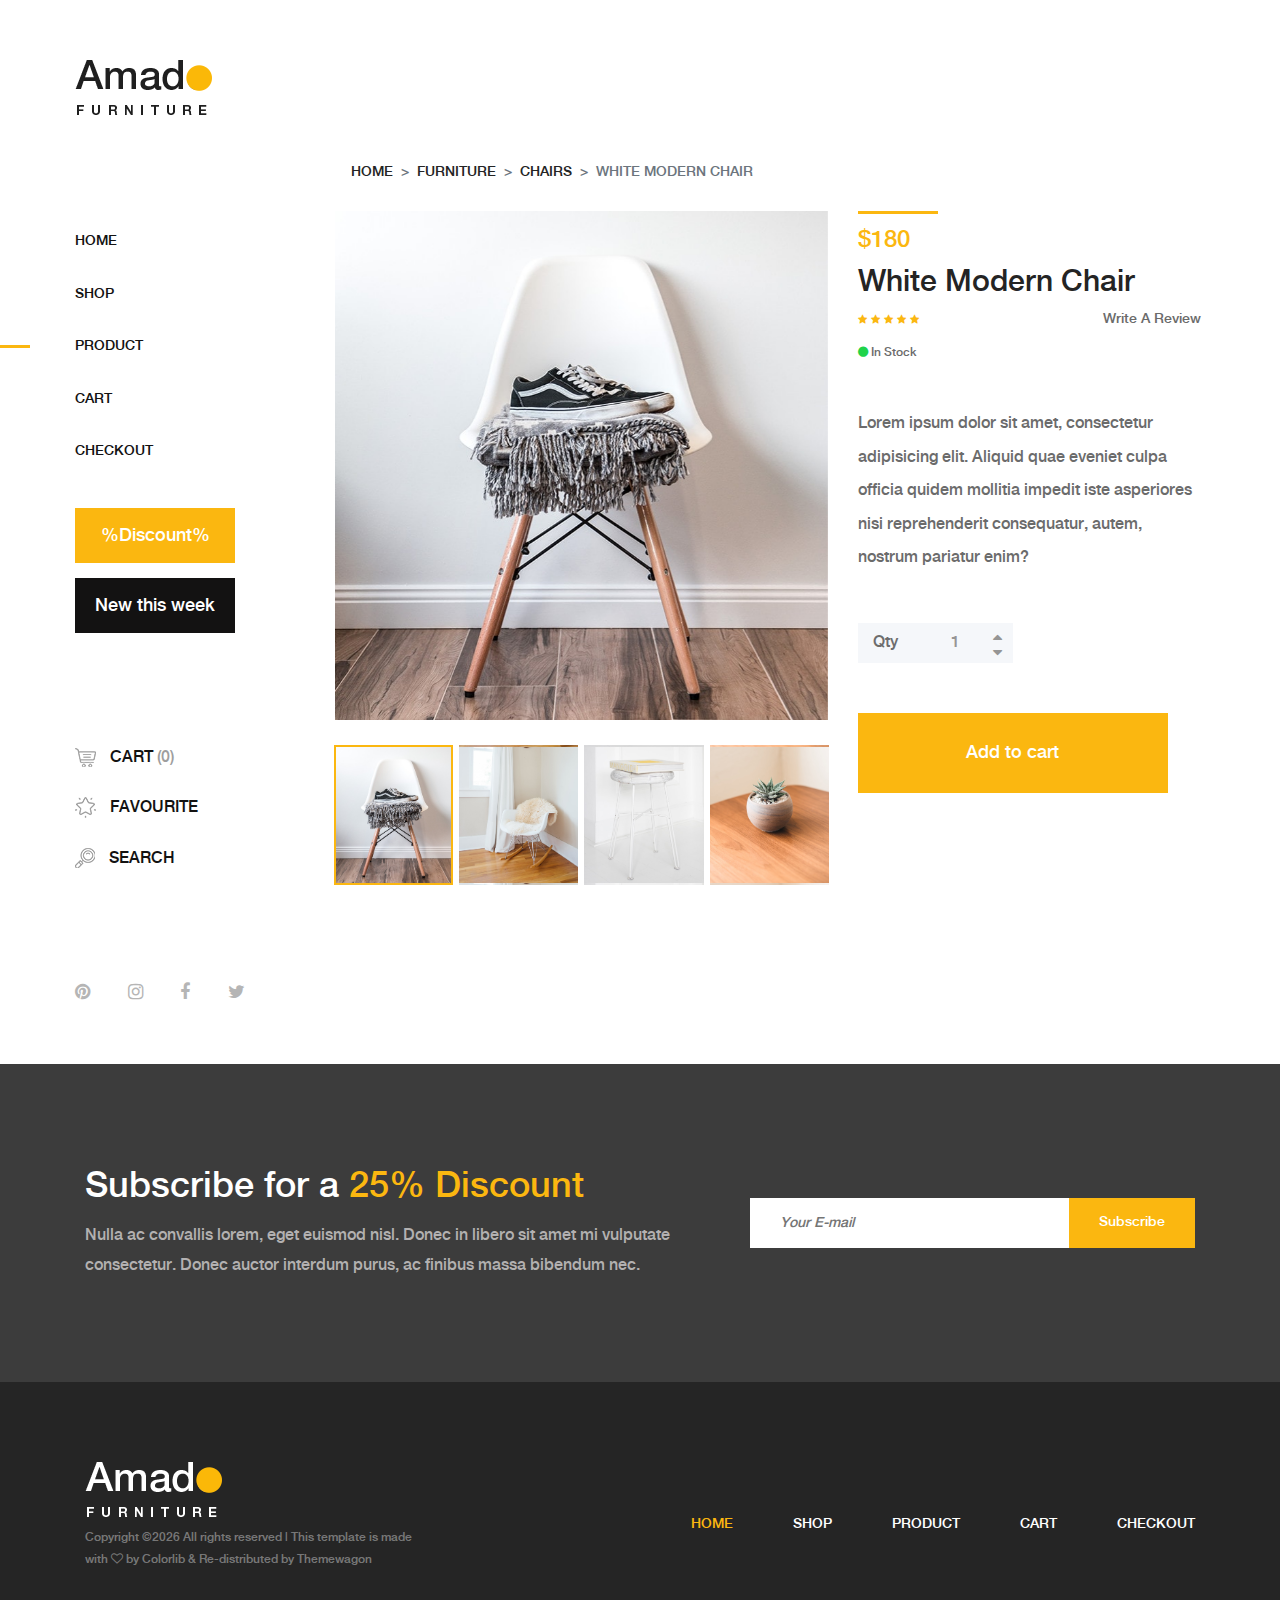
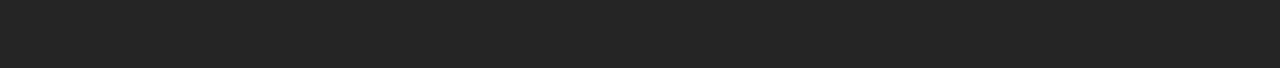
<file: amado-master/amado-master/product-details.html>
<!DOCTYPE html>
<html lang="en">

<head>
    <meta charset="UTF-8">
    <meta name="description" content="">
    <meta http-equiv="X-UA-Compatible" content="IE=edge">
    <meta name="viewport" content="width=device-width, initial-scale=1, shrink-to-fit=no">
    <!-- The above 4 meta tags *must* come first in the head; any other head content must come *after* these tags -->

    <!-- Title  -->
    <title>Amado - Furniture Ecommerce Template | Product Details</title>

    <!-- Favicon  -->
    <link rel="icon" href="img/core-img/favicon.ico">

    <!-- Core Style CSS -->
    <link rel="stylesheet" href="css/core-style.css">
    <link rel="stylesheet" href="style.css">

</head>

<body>
    <!-- Search Wrapper Area Start -->
    <div class="search-wrapper section-padding-100">
        <div class="search-close">
            <i class="fa fa-close" aria-hidden="true"></i>
        </div>
        <div class="container">
            <div class="row">
                <div class="col-12">
                    <div class="search-content">
                        <form action="#" method="get">
                            <input type="search" name="search" id="search" placeholder="Type your keyword...">
                            <button type="submit"><img src="img/core-img/search.png" alt=""></button>
                        </form>
                    </div>
                </div>
            </div>
        </div>
    </div>
    <!-- Search Wrapper Area End -->

    <!-- ##### Main Content Wrapper Start ##### -->
    <div class="main-content-wrapper d-flex clearfix">

        <!-- Mobile Nav (max width 767px)-->
        <div class="mobile-nav">
            <!-- Navbar Brand -->
            <div class="amado-navbar-brand">
                <a href="index.html"><img src="img/core-img/logo.png" alt=""></a>
            </div>
            <!-- Navbar Toggler -->
            <div class="amado-navbar-toggler">
                <span></span><span></span><span></span>
            </div>
        </div>

        <!-- Header Area Start -->
        <header class="header-area clearfix">
            <!-- Close Icon -->
            <div class="nav-close">
                <i class="fa fa-close" aria-hidden="true"></i>
            </div>
            <!-- Logo -->
            <div class="logo">
                <a href="index.html"><img src="img/core-img/logo.png" alt=""></a>
            </div>
            <!-- Amado Nav -->
            <nav class="amado-nav">
                <ul>
                    <li><a href="index.html">Home</a></li>
                    <li><a href="shop.html">Shop</a></li>
                    <li class="active"><a href="product-details.html">Product</a></li>
                    <li><a href="cart.html">Cart</a></li>
                    <li><a href="checkout.html">Checkout</a></li>
                </ul>
            </nav>
            <!-- Button Group -->
            <div class="amado-btn-group mt-30 mb-100">
                <a href="#" class="btn amado-btn mb-15">%Discount%</a>
                <a href="#" class="btn amado-btn active">New this week</a>
            </div>
            <!-- Cart Menu -->
            <div class="cart-fav-search mb-100">
                <a href="cart.html" class="cart-nav"><img src="img/core-img/cart.png" alt=""> Cart <span>(0)</span></a>
                <a href="#" class="fav-nav"><img src="img/core-img/favorites.png" alt=""> Favourite</a>
                <a href="#" class="search-nav"><img src="img/core-img/search.png" alt=""> Search</a>
            </div>
            <!-- Social Button -->
            <div class="social-info d-flex justify-content-between">
                <a href="#"><i class="fa fa-pinterest" aria-hidden="true"></i></a>
                <a href="#"><i class="fa fa-instagram" aria-hidden="true"></i></a>
                <a href="#"><i class="fa fa-facebook" aria-hidden="true"></i></a>
                <a href="#"><i class="fa fa-twitter" aria-hidden="true"></i></a>
            </div>
        </header>
        <!-- Header Area End -->

        <!-- Product Details Area Start -->
        <div class="single-product-area section-padding-100 clearfix">
            <div class="container-fluid">

                <div class="row">
                    <div class="col-12">
                        <nav aria-label="breadcrumb">
                            <ol class="breadcrumb mt-50">
                                <li class="breadcrumb-item"><a href="#">Home</a></li>
                                <li class="breadcrumb-item"><a href="#">Furniture</a></li>
                                <li class="breadcrumb-item"><a href="#">Chairs</a></li>
                                <li class="breadcrumb-item active" aria-current="page">white modern chair</li>
                            </ol>
                        </nav>
                    </div>
                </div>

                <div class="row">
                    <div class="col-12 col-lg-7">
                        <div class="single_product_thumb">
                            <div id="product_details_slider" class="carousel slide" data-ride="carousel">
                                <ol class="carousel-indicators">
                                    <li class="active" data-target="#product_details_slider" data-slide-to="0" style="background-image: url(img/product-img/pro-big-1.jpg);">
                                    </li>
                                    <li data-target="#product_details_slider" data-slide-to="1" style="background-image: url(img/product-img/pro-big-2.jpg);">
                                    </li>
                                    <li data-target="#product_details_slider" data-slide-to="2" style="background-image: url(img/product-img/pro-big-3.jpg);">
                                    </li>
                                    <li data-target="#product_details_slider" data-slide-to="3" style="background-image: url(img/product-img/pro-big-4.jpg);">
                                    </li>
                                </ol>
                                <div class="carousel-inner">
                                    <div class="carousel-item active">
                                        <a class="gallery_img" href="img/product-img/pro-big-1.jpg">
                                            <img class="d-block w-100" src="img/product-img/pro-big-1.jpg" alt="First slide">
                                        </a>
                                    </div>
                                    <div class="carousel-item">
                                        <a class="gallery_img" href="img/product-img/pro-big-2.jpg">
                                            <img class="d-block w-100" src="img/product-img/pro-big-2.jpg" alt="Second slide">
                                        </a>
                                    </div>
                                    <div class="carousel-item">
                                        <a class="gallery_img" href="img/product-img/pro-big-3.jpg">
                                            <img class="d-block w-100" src="img/product-img/pro-big-3.jpg" alt="Third slide">
                                        </a>
                                    </div>
                                    <div class="carousel-item">
                                        <a class="gallery_img" href="img/product-img/pro-big-4.jpg">
                                            <img class="d-block w-100" src="img/product-img/pro-big-4.jpg" alt="Fourth slide">
                                        </a>
                                    </div>
                                </div>
                            </div>
                        </div>
                    </div>
                    <div class="col-12 col-lg-5">
                        <div class="single_product_desc">
                            <!-- Product Meta Data -->
                            <div class="product-meta-data">
                                <div class="line"></div>
                                <p class="product-price">$180</p>
                                <a href="product-details.html">
                                    <h6>White Modern Chair</h6>
                                </a>
                                <!-- Ratings & Review -->
                                <div class="ratings-review mb-15 d-flex align-items-center justify-content-between">
                                    <div class="ratings">
                                        <i class="fa fa-star" aria-hidden="true"></i>
                                        <i class="fa fa-star" aria-hidden="true"></i>
                                        <i class="fa fa-star" aria-hidden="true"></i>
                                        <i class="fa fa-star" aria-hidden="true"></i>
                                        <i class="fa fa-star" aria-hidden="true"></i>
                                    </div>
                                    <div class="review">
                                        <a href="#">Write A Review</a>
                                    </div>
                                </div>
                                <!-- Avaiable -->
                                <p class="avaibility"><i class="fa fa-circle"></i> In Stock</p>
                            </div>

                            <div class="short_overview my-5">
                                <p>Lorem ipsum dolor sit amet, consectetur adipisicing elit. Aliquid quae eveniet culpa officia quidem mollitia impedit iste asperiores nisi reprehenderit consequatur, autem, nostrum pariatur enim?</p>
                            </div>

                            <!-- Add to Cart Form -->
                            <form class="cart clearfix" method="post">
                                <div class="cart-btn d-flex mb-50">
                                    <p>Qty</p>
                                    <div class="quantity">
                                        <span class="qty-minus" onclick="var effect = document.getElementById('qty'); var qty = effect.value; if( !isNaN( qty ) &amp;&amp; qty &gt; 1 ) effect.value--;return false;"><i class="fa fa-caret-down" aria-hidden="true"></i></span>
                                        <input type="number" class="qty-text" id="qty" step="1" min="1" max="300" name="quantity" value="1">
                                        <span class="qty-plus" onclick="var effect = document.getElementById('qty'); var qty = effect.value; if( !isNaN( qty )) effect.value++;return false;"><i class="fa fa-caret-up" aria-hidden="true"></i></span>
                                    </div>
                                </div>
                                <button type="submit" name="addtocart" value="5" class="btn amado-btn">Add to cart</button>
                            </form>

                        </div>
                    </div>
                </div>
            </div>
        </div>
        <!-- Product Details Area End -->
    </div>
    <!-- ##### Main Content Wrapper End ##### -->

    <!-- ##### Newsletter Area Start ##### -->
    <section class="newsletter-area section-padding-100-0">
        <div class="container">
            <div class="row align-items-center">
                <!-- Newsletter Text -->
                <div class="col-12 col-lg-6 col-xl-7">
                    <div class="newsletter-text mb-100">
                        <h2>Subscribe for a <span>25% Discount</span></h2>
                        <p>Nulla ac convallis lorem, eget euismod nisl. Donec in libero sit amet mi vulputate consectetur. Donec auctor interdum purus, ac finibus massa bibendum nec.</p>
                    </div>
                </div>
                <!-- Newsletter Form -->
                <div class="col-12 col-lg-6 col-xl-5">
                    <div class="newsletter-form mb-100">
                        <form action="#" method="post">
                            <input type="email" name="email" class="nl-email" placeholder="Your E-mail">
                            <input type="submit" value="Subscribe">
                        </form>
                    </div>
                </div>
            </div>
        </div>
    </section>
    <!-- ##### Newsletter Area End ##### -->

    <!-- ##### Footer Area Start ##### -->
    <footer class="footer_area clearfix">
        <div class="container">
            <div class="row align-items-center">
                <!-- Single Widget Area -->
                <div class="col-12 col-lg-4">
                    <div class="single_widget_area">
                        <!-- Logo -->
                        <div class="footer-logo mr-50">
                            <a href="index.html"><img src="img/core-img/logo2.png" alt=""></a>
                        </div>
                        <!-- Copywrite Text -->
                        <p class="copywrite"><!-- Link back to Colorlib can't be removed. Template is licensed under CC BY 3.0. -->
Copyright &copy;<script>document.write(new Date().getFullYear());</script> All rights reserved | This template is made with <i class="fa fa-heart-o" aria-hidden="true"></i> by <a href="https://colorlib.com" target="_blank">Colorlib</a> & Re-distributed by <a href="https://themewagon.com/" target="_blank">Themewagon</a>
<!-- Link back to Colorlib can't be removed. Template is licensed under CC BY 3.0. --></p>
                    </div>
                </div>
                <!-- Single Widget Area -->
                <div class="col-12 col-lg-8">
                    <div class="single_widget_area">
                        <!-- Footer Menu -->
                        <div class="footer_menu">
                            <nav class="navbar navbar-expand-lg justify-content-end">
                                <button class="navbar-toggler" type="button" data-toggle="collapse" data-target="#footerNavContent" aria-controls="footerNavContent" aria-expanded="false" aria-label="Toggle navigation"><i class="fa fa-bars"></i></button>
                                <div class="collapse navbar-collapse" id="footerNavContent">
                                    <ul class="navbar-nav ml-auto">
                                        <li class="nav-item active">
                                            <a class="nav-link" href="index.html">Home</a>
                                        </li>
                                        <li class="nav-item">
                                            <a class="nav-link" href="shop.html">Shop</a>
                                        </li>
                                        <li class="nav-item">
                                            <a class="nav-link" href="product-details.html">Product</a>
                                        </li>
                                        <li class="nav-item">
                                            <a class="nav-link" href="cart.html">Cart</a>
                                        </li>
                                        <li class="nav-item">
                                            <a class="nav-link" href="checkout.html">Checkout</a>
                                        </li>
                                    </ul>
                                </div>
                            </nav>
                        </div>
                    </div>
                </div>
            </div>
        </div>
    </footer>
    <!-- ##### Footer Area End ##### -->

    <!-- ##### jQuery (Necessary for All JavaScript Plugins) ##### -->
    <script src="js/jquery/jquery-2.2.4.min.js"></script>
    <!-- Popper js -->
    <script src="js/popper.min.js"></script>
    <!-- Bootstrap js -->
    <script src="js/bootstrap.min.js"></script>
    <!-- Plugins js -->
    <script src="js/plugins.js"></script>
    <!-- Active js -->
    <script src="js/active.js"></script>

</body>

</html>
</file>
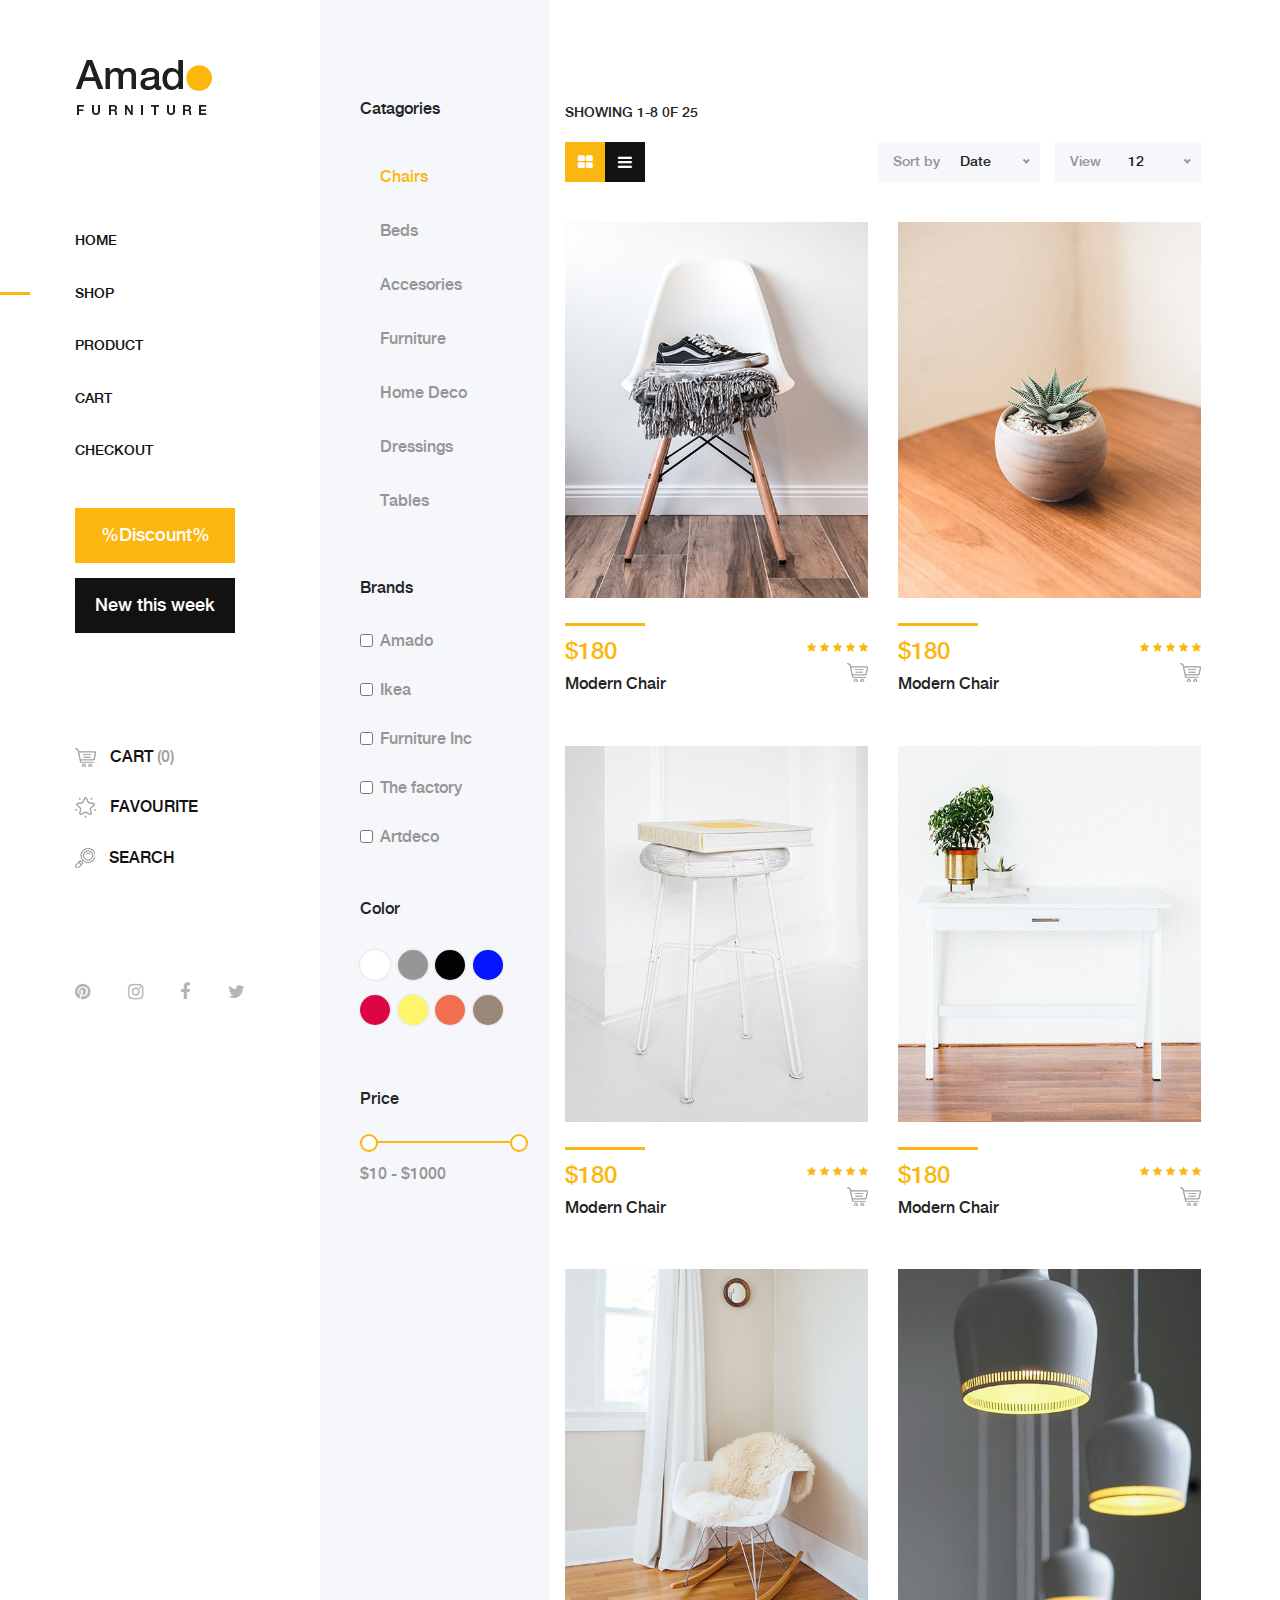
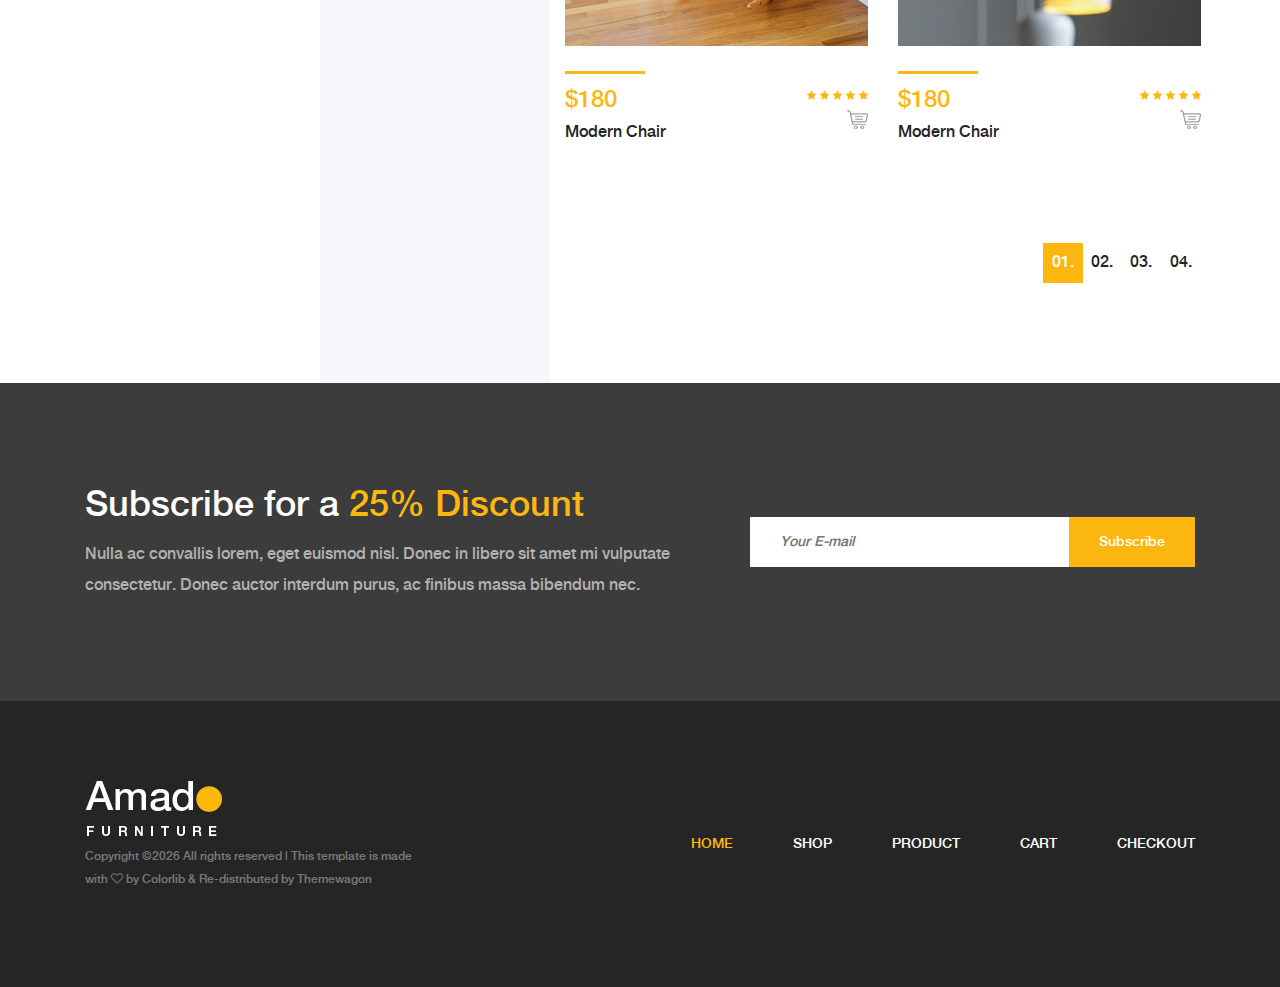
<file: amado-master/amado-master/shop.html>
<!DOCTYPE html>
<html lang="en">

<head>
    <meta charset="UTF-8">
    <meta name="description" content="">
    <meta http-equiv="X-UA-Compatible" content="IE=edge">
    <meta name="viewport" content="width=device-width, initial-scale=1, shrink-to-fit=no">
    <!-- The above 4 meta tags *must* come first in the head; any other head content must come *after* these tags -->

    <!-- Title  -->
    <title>Amado - Furniture Ecommerce Template | Shop</title>

    <!-- Favicon  -->
    <link rel="icon" href="img/core-img/favicon.ico">

    <!-- Core Style CSS -->
    <link rel="stylesheet" href="css/core-style.css">
    <link rel="stylesheet" href="style.css">

</head>

<body>
    <!-- Search Wrapper Area Start -->
    <div class="search-wrapper section-padding-100">
        <div class="search-close">
            <i class="fa fa-close" aria-hidden="true"></i>
        </div>
        <div class="container">
            <div class="row">
                <div class="col-12">
                    <div class="search-content">
                        <form action="#" method="get">
                            <input type="search" name="search" id="search" placeholder="Type your keyword...">
                            <button type="submit"><img src="img/core-img/search.png" alt=""></button>
                        </form>
                    </div>
                </div>
            </div>
        </div>
    </div>
    <!-- Search Wrapper Area End -->

    <!-- ##### Main Content Wrapper Start ##### -->
    <div class="main-content-wrapper d-flex clearfix">

        <!-- Mobile Nav (max width 767px)-->
        <div class="mobile-nav">
            <!-- Navbar Brand -->
            <div class="amado-navbar-brand">
                <a href="index.html"><img src="img/core-img/logo.png" alt=""></a>
            </div>
            <!-- Navbar Toggler -->
            <div class="amado-navbar-toggler">
                <span></span><span></span><span></span>
            </div>
        </div>

        <!-- Header Area Start -->
        <header class="header-area clearfix">
            <!-- Close Icon -->
            <div class="nav-close">
                <i class="fa fa-close" aria-hidden="true"></i>
            </div>
            <!-- Logo -->
            <div class="logo">
                <a href="index.html"><img src="img/core-img/logo.png" alt=""></a>
            </div>
            <!-- Amado Nav -->
            <nav class="amado-nav">
                <ul>
                    <li><a href="index.html">Home</a></li>
                    <li class="active"><a href="shop.html">Shop</a></li>
                    <li><a href="product-details.html">Product</a></li>
                    <li><a href="cart.html">Cart</a></li>
                    <li><a href="checkout.html">Checkout</a></li>
                </ul>
            </nav>
            <!-- Button Group -->
            <div class="amado-btn-group mt-30 mb-100">
                <a href="#" class="btn amado-btn mb-15">%Discount%</a>
                <a href="#" class="btn amado-btn active">New this week</a>
            </div>
            <!-- Cart Menu -->
            <div class="cart-fav-search mb-100">
                <a href="cart.html" class="cart-nav"><img src="img/core-img/cart.png" alt=""> Cart <span>(0)</span></a>
                <a href="#" class="fav-nav"><img src="img/core-img/favorites.png" alt=""> Favourite</a>
                <a href="#" class="search-nav"><img src="img/core-img/search.png" alt=""> Search</a>
            </div>
            <!-- Social Button -->
            <div class="social-info d-flex justify-content-between">
                <a href="#"><i class="fa fa-pinterest" aria-hidden="true"></i></a>
                <a href="#"><i class="fa fa-instagram" aria-hidden="true"></i></a>
                <a href="#"><i class="fa fa-facebook" aria-hidden="true"></i></a>
                <a href="#"><i class="fa fa-twitter" aria-hidden="true"></i></a>
            </div>
        </header>
        <!-- Header Area End -->

        <div class="shop_sidebar_area">

            <!-- ##### Single Widget ##### -->
            <div class="widget catagory mb-50">
                <!-- Widget Title -->
                <h6 class="widget-title mb-30">Catagories</h6>

                <!--  Catagories  -->
                <div class="catagories-menu">
                    <ul>
                        <li class="active"><a href="#">Chairs</a></li>
                        <li><a href="#">Beds</a></li>
                        <li><a href="#">Accesories</a></li>
                        <li><a href="#">Furniture</a></li>
                        <li><a href="#">Home Deco</a></li>
                        <li><a href="#">Dressings</a></li>
                        <li><a href="#">Tables</a></li>
                    </ul>
                </div>
            </div>

            <!-- ##### Single Widget ##### -->
            <div class="widget brands mb-50">
                <!-- Widget Title -->
                <h6 class="widget-title mb-30">Brands</h6>

                <div class="widget-desc">
                    <!-- Single Form Check -->
                    <div class="form-check">
                        <input class="form-check-input" type="checkbox" value="" id="amado">
                        <label class="form-check-label" for="amado">Amado</label>
                    </div>
                    <!-- Single Form Check -->
                    <div class="form-check">
                        <input class="form-check-input" type="checkbox" value="" id="ikea">
                        <label class="form-check-label" for="ikea">Ikea</label>
                    </div>
                    <!-- Single Form Check -->
                    <div class="form-check">
                        <input class="form-check-input" type="checkbox" value="" id="furniture">
                        <label class="form-check-label" for="furniture">Furniture Inc</label>
                    </div>
                    <!-- Single Form Check -->
                    <div class="form-check">
                        <input class="form-check-input" type="checkbox" value="" id="factory">
                        <label class="form-check-label" for="factory">The factory</label>
                    </div>
                    <!-- Single Form Check -->
                    <div class="form-check">
                        <input class="form-check-input" type="checkbox" value="" id="artdeco">
                        <label class="form-check-label" for="artdeco">Artdeco</label>
                    </div>
                </div>
            </div>

            <!-- ##### Single Widget ##### -->
            <div class="widget color mb-50">
                <!-- Widget Title -->
                <h6 class="widget-title mb-30">Color</h6>

                <div class="widget-desc">
                    <ul class="d-flex">
                        <li><a href="#" class="color1"></a></li>
                        <li><a href="#" class="color2"></a></li>
                        <li><a href="#" class="color3"></a></li>
                        <li><a href="#" class="color4"></a></li>
                        <li><a href="#" class="color5"></a></li>
                        <li><a href="#" class="color6"></a></li>
                        <li><a href="#" class="color7"></a></li>
                        <li><a href="#" class="color8"></a></li>
                    </ul>
                </div>
            </div>

            <!-- ##### Single Widget ##### -->
            <div class="widget price mb-50">
                <!-- Widget Title -->
                <h6 class="widget-title mb-30">Price</h6>

                <div class="widget-desc">
                    <div class="slider-range">
                        <div data-min="10" data-max="1000" data-unit="$" class="slider-range-price ui-slider ui-slider-horizontal ui-widget ui-widget-content ui-corner-all" data-value-min="10" data-value-max="1000" data-label-result="">
                            <div class="ui-slider-range ui-widget-header ui-corner-all"></div>
                            <span class="ui-slider-handle ui-state-default ui-corner-all" tabindex="0"></span>
                            <span class="ui-slider-handle ui-state-default ui-corner-all" tabindex="0"></span>
                        </div>
                        <div class="range-price">$10 - $1000</div>
                    </div>
                </div>
            </div>
        </div>

        <div class="amado_product_area section-padding-100">
            <div class="container-fluid">

                <div class="row">
                    <div class="col-12">
                        <div class="product-topbar d-xl-flex align-items-end justify-content-between">
                            <!-- Total Products -->
                            <div class="total-products">
                                <p>Showing 1-8 0f 25</p>
                                <div class="view d-flex">
                                    <a href="#"><i class="fa fa-th-large" aria-hidden="true"></i></a>
                                    <a href="#"><i class="fa fa-bars" aria-hidden="true"></i></a>
                                </div>
                            </div>
                            <!-- Sorting -->
                            <div class="product-sorting d-flex">
                                <div class="sort-by-date d-flex align-items-center mr-15">
                                    <p>Sort by</p>
                                    <form action="#" method="get">
                                        <select name="select" id="sortBydate">
                                            <option value="value">Date</option>
                                            <option value="value">Newest</option>
                                            <option value="value">Popular</option>
                                        </select>
                                    </form>
                                </div>
                                <div class="view-product d-flex align-items-center">
                                    <p>View</p>
                                    <form action="#" method="get">
                                        <select name="select" id="viewProduct">
                                            <option value="value">12</option>
                                            <option value="value">24</option>
                                            <option value="value">48</option>
                                            <option value="value">96</option>
                                        </select>
                                    </form>
                                </div>
                            </div>
                        </div>
                    </div>
                </div>

                <div class="row">

                    <!-- Single Product Area -->
                    <div class="col-12 col-sm-6 col-md-12 col-xl-6">
                        <div class="single-product-wrapper">
                            <!-- Product Image -->
                            <div class="product-img">
                                <img src="img/product-img/product1.jpg" alt="">
                                <!-- Hover Thumb -->
                                <img class="hover-img" src="img/product-img/product2.jpg" alt="">
                            </div>

                            <!-- Product Description -->
                            <div class="product-description d-flex align-items-center justify-content-between">
                                <!-- Product Meta Data -->
                                <div class="product-meta-data">
                                    <div class="line"></div>
                                    <p class="product-price">$180</p>
                                    <a href="product-details.html">
                                        <h6>Modern Chair</h6>
                                    </a>
                                </div>
                                <!-- Ratings & Cart -->
                                <div class="ratings-cart text-right">
                                    <div class="ratings">
                                        <i class="fa fa-star" aria-hidden="true"></i>
                                        <i class="fa fa-star" aria-hidden="true"></i>
                                        <i class="fa fa-star" aria-hidden="true"></i>
                                        <i class="fa fa-star" aria-hidden="true"></i>
                                        <i class="fa fa-star" aria-hidden="true"></i>
                                    </div>
                                    <div class="cart">
                                        <a href="cart.html" data-toggle="tooltip" data-placement="left" title="Add to Cart"><img src="img/core-img/cart.png" alt=""></a>
                                    </div>
                                </div>
                            </div>
                        </div>
                    </div>

                    <!-- Single Product Area -->
                    <div class="col-12 col-sm-6 col-md-12 col-xl-6">
                        <div class="single-product-wrapper">
                            <!-- Product Image -->
                            <div class="product-img">
                                <img src="img/product-img/product2.jpg" alt="">
                                <!-- Hover Thumb -->
                                <img class="hover-img" src="img/product-img/product3.jpg" alt="">
                            </div>

                            <!-- Product Description -->
                            <div class="product-description d-flex align-items-center justify-content-between">
                                <!-- Product Meta Data -->
                                <div class="product-meta-data">
                                    <div class="line"></div>
                                    <p class="product-price">$180</p>
                                    <a href="product-details.html">
                                        <h6>Modern Chair</h6>
                                    </a>
                                </div>
                                <!-- Ratings & Cart -->
                                <div class="ratings-cart text-right">
                                    <div class="ratings">
                                        <i class="fa fa-star" aria-hidden="true"></i>
                                        <i class="fa fa-star" aria-hidden="true"></i>
                                        <i class="fa fa-star" aria-hidden="true"></i>
                                        <i class="fa fa-star" aria-hidden="true"></i>
                                        <i class="fa fa-star" aria-hidden="true"></i>
                                    </div>
                                    <div class="cart">
                                        <a href="cart.html" data-toggle="tooltip" data-placement="left" title="Add to Cart"><img src="img/core-img/cart.png" alt=""></a>
                                    </div>
                                </div>
                            </div>
                        </div>
                    </div>

                    <!-- Single Product Area -->
                    <div class="col-12 col-sm-6 col-md-12 col-xl-6">
                        <div class="single-product-wrapper">
                            <!-- Product Image -->
                            <div class="product-img">
                                <img src="img/product-img/product3.jpg" alt="">
                                <!-- Hover Thumb -->
                                <img class="hover-img" src="img/product-img/product4.jpg" alt="">
                            </div>

                            <!-- Product Description -->
                            <div class="product-description d-flex align-items-center justify-content-between">
                                <!-- Product Meta Data -->
                                <div class="product-meta-data">
                                    <div class="line"></div>
                                    <p class="product-price">$180</p>
                                    <a href="product-details.html">
                                        <h6>Modern Chair</h6>
                                    </a>
                                </div>
                                <!-- Ratings & Cart -->
                                <div class="ratings-cart text-right">
                                    <div class="ratings">
                                        <i class="fa fa-star" aria-hidden="true"></i>
                                        <i class="fa fa-star" aria-hidden="true"></i>
                                        <i class="fa fa-star" aria-hidden="true"></i>
                                        <i class="fa fa-star" aria-hidden="true"></i>
                                        <i class="fa fa-star" aria-hidden="true"></i>
                                    </div>
                                    <div class="cart">
                                        <a href="cart.html" data-toggle="tooltip" data-placement="left" title="Add to Cart"><img src="img/core-img/cart.png" alt=""></a>
                                    </div>
                                </div>
                            </div>
                        </div>
                    </div>

                    <!-- Single Product Area -->
                    <div class="col-12 col-sm-6 col-md-12 col-xl-6">
                        <div class="single-product-wrapper">
                            <!-- Product Image -->
                            <div class="product-img">
                                <img src="img/product-img/product4.jpg" alt="">
                                <!-- Hover Thumb -->
                                <img class="hover-img" src="img/product-img/product5.jpg" alt="">
                            </div>

                            <!-- Product Description -->
                            <div class="product-description d-flex align-items-center justify-content-between">
                                <!-- Product Meta Data -->
                                <div class="product-meta-data">
                                    <div class="line"></div>
                                    <p class="product-price">$180</p>
                                    <a href="product-details.html">
                                        <h6>Modern Chair</h6>
                                    </a>
                                </div>
                                <!-- Ratings & Cart -->
                                <div class="ratings-cart text-right">
                                    <div class="ratings">
                                        <i class="fa fa-star" aria-hidden="true"></i>
                                        <i class="fa fa-star" aria-hidden="true"></i>
                                        <i class="fa fa-star" aria-hidden="true"></i>
                                        <i class="fa fa-star" aria-hidden="true"></i>
                                        <i class="fa fa-star" aria-hidden="true"></i>
                                    </div>
                                    <div class="cart">
                                        <a href="cart.html" data-toggle="tooltip" data-placement="left" title="Add to Cart"><img src="img/core-img/cart.png" alt=""></a>
                                    </div>
                                </div>
                            </div>
                        </div>
                    </div>

                    <!-- Single Product Area -->
                    <div class="col-12 col-sm-6 col-md-12 col-xl-6">
                        <div class="single-product-wrapper">
                            <!-- Product Image -->
                            <div class="product-img">
                                <img src="img/product-img/product5.jpg" alt="">
                                <!-- Hover Thumb -->
                                <img class="hover-img" src="img/product-img/product6.jpg" alt="">
                            </div>

                            <!-- Product Description -->
                            <div class="product-description d-flex align-items-center justify-content-between">
                                <!-- Product Meta Data -->
                                <div class="product-meta-data">
                                    <div class="line"></div>
                                    <p class="product-price">$180</p>
                                    <a href="product-details.html">
                                        <h6>Modern Chair</h6>
                                    </a>
                                </div>
                                <!-- Ratings & Cart -->
                                <div class="ratings-cart text-right">
                                    <div class="ratings">
                                        <i class="fa fa-star" aria-hidden="true"></i>
                                        <i class="fa fa-star" aria-hidden="true"></i>
                                        <i class="fa fa-star" aria-hidden="true"></i>
                                        <i class="fa fa-star" aria-hidden="true"></i>
                                        <i class="fa fa-star" aria-hidden="true"></i>
                                    </div>
                                    <div class="cart">
                                        <a href="cart.html" data-toggle="tooltip" data-placement="left" title="Add to Cart"><img src="img/core-img/cart.png" alt=""></a>
                                    </div>
                                </div>
                            </div>
                        </div>
                    </div>

                    <!-- Single Product Area -->
                    <div class="col-12 col-sm-6 col-md-12 col-xl-6">
                        <div class="single-product-wrapper">
                            <!-- Product Image -->
                            <div class="product-img">
                                <img src="img/product-img/product6.jpg" alt="">
                                <!-- Hover Thumb -->
                                <img class="hover-img" src="img/product-img/product1.jpg" alt="">
                            </div>

                            <!-- Product Description -->
                            <div class="product-description d-flex align-items-center justify-content-between">
                                <!-- Product Meta Data -->
                                <div class="product-meta-data">
                                    <div class="line"></div>
                                    <p class="product-price">$180</p>
                                    <a href="product-details.html">
                                        <h6>Modern Chair</h6>
                                    </a>
                                </div>
                                <!-- Ratings & Cart -->
                                <div class="ratings-cart text-right">
                                    <div class="ratings">
                                        <i class="fa fa-star" aria-hidden="true"></i>
                                        <i class="fa fa-star" aria-hidden="true"></i>
                                        <i class="fa fa-star" aria-hidden="true"></i>
                                        <i class="fa fa-star" aria-hidden="true"></i>
                                        <i class="fa fa-star" aria-hidden="true"></i>
                                    </div>
                                    <div class="cart">
                                        <a href="cart.html" data-toggle="tooltip" data-placement="left" title="Add to Cart"><img src="img/core-img/cart.png" alt=""></a>
                                    </div>
                                </div>
                            </div>
                        </div>
                    </div>
                </div>

                <div class="row">
                    <div class="col-12">
                        <!-- Pagination -->
                        <nav aria-label="navigation">
                            <ul class="pagination justify-content-end mt-50">
                                <li class="page-item active"><a class="page-link" href="#">01.</a></li>
                                <li class="page-item"><a class="page-link" href="#">02.</a></li>
                                <li class="page-item"><a class="page-link" href="#">03.</a></li>
                                <li class="page-item"><a class="page-link" href="#">04.</a></li>
                            </ul>
                        </nav>
                    </div>
                </div>
            </div>
        </div>
    </div>
    <!-- ##### Main Content Wrapper End ##### -->

    <!-- ##### Newsletter Area Start ##### -->
    <section class="newsletter-area section-padding-100-0">
        <div class="container">
            <div class="row align-items-center">
                <!-- Newsletter Text -->
                <div class="col-12 col-lg-6 col-xl-7">
                    <div class="newsletter-text mb-100">
                        <h2>Subscribe for a <span>25% Discount</span></h2>
                        <p>Nulla ac convallis lorem, eget euismod nisl. Donec in libero sit amet mi vulputate consectetur. Donec auctor interdum purus, ac finibus massa bibendum nec.</p>
                    </div>
                </div>
                <!-- Newsletter Form -->
                <div class="col-12 col-lg-6 col-xl-5">
                    <div class="newsletter-form mb-100">
                        <form action="#" method="post">
                            <input type="email" name="email" class="nl-email" placeholder="Your E-mail">
                            <input type="submit" value="Subscribe">
                        </form>
                    </div>
                </div>
            </div>
        </div>
    </section>
    <!-- ##### Newsletter Area End ##### -->

    <!-- ##### Footer Area Start ##### -->
    <footer class="footer_area clearfix">
        <div class="container">
            <div class="row align-items-center">
                <!-- Single Widget Area -->
                <div class="col-12 col-lg-4">
                    <div class="single_widget_area">
                        <!-- Logo -->
                        <div class="footer-logo mr-50">
                            <a href="index.html"><img src="img/core-img/logo2.png" alt=""></a>
                        </div>
                        <!-- Copywrite Text -->
                        <p class="copywrite"><!-- Link back to Colorlib can't be removed. Template is licensed under CC BY 3.0. -->
Copyright &copy;<script>document.write(new Date().getFullYear());</script> All rights reserved | This template is made with <i class="fa fa-heart-o" aria-hidden="true"></i> by <a href="https://colorlib.com" target="_blank">Colorlib</a> & Re-distributed by <a href="https://themewagon.com/" target="_blank">Themewagon</a>
<!-- Link back to Colorlib can't be removed. Template is licensed under CC BY 3.0. -->
                    </div>
                </div>
                <!-- Single Widget Area -->
                <div class="col-12 col-lg-8">
                    <div class="single_widget_area">
                        <!-- Footer Menu -->
                        <div class="footer_menu">
                            <nav class="navbar navbar-expand-lg justify-content-end">
                                <button class="navbar-toggler" type="button" data-toggle="collapse" data-target="#footerNavContent" aria-controls="footerNavContent" aria-expanded="false" aria-label="Toggle navigation"><i class="fa fa-bars"></i></button>
                                <div class="collapse navbar-collapse" id="footerNavContent">
                                    <ul class="navbar-nav ml-auto">
                                        <li class="nav-item active">
                                            <a class="nav-link" href="index.html">Home</a>
                                        </li>
                                        <li class="nav-item">
                                            <a class="nav-link" href="shop.html">Shop</a>
                                        </li>
                                        <li class="nav-item">
                                            <a class="nav-link" href="product-details.html">Product</a>
                                        </li>
                                        <li class="nav-item">
                                            <a class="nav-link" href="cart.html">Cart</a>
                                        </li>
                                        <li class="nav-item">
                                            <a class="nav-link" href="checkout.html">Checkout</a>
                                        </li>
                                    </ul>
                                </div>
                            </nav>
                        </div>
                    </div>
                </div>
            </div>
        </div>
    </footer>
    <!-- ##### Footer Area End ##### -->

    <!-- ##### jQuery (Necessary for All JavaScript Plugins) ##### -->
    <script src="js/jquery/jquery-2.2.4.min.js"></script>
    <!-- Popper js -->
    <script src="js/popper.min.js"></script>
    <!-- Bootstrap js -->
    <script src="js/bootstrap.min.js"></script>
    <!-- Plugins js -->
    <script src="js/plugins.js"></script>
    <!-- Active js -->
    <script src="js/active.js"></script>

</body>

</html>
</file>
<file: amado-master/amado-master/style.css>
/* ####################################################
    :: Template Name: Essence - Fashion Ecommerce Template
    :: Author: Colorlib
    :: Author URL: https://colorlib.com
    :: Description: Essence is smart & elegant fashion e-commerce Template. It's suitable for all e-commerce business platform.
    :: Version: 1.0.0
    :: Created: April 27, 2018
    :: Last Updated: May 2, 2018
    #################################################### */

    /* ---------------------------------------
    ##### - PLACE YOUR CUSTOM CSS HERE - #####
    --------------------------------------- */
</file>
<file: login.css>
@import url('https://fonts.googleapis.com/css2?family=Bebas+Neue&display=swap');
* {
    padding: 0;
    margin: 0;
}

body {
    
    background-image: url(guitar1.jpeg);
    background-position: center;
    background-size: cover;
}

.fondo {
    width: 100%;
    color: black;
    
}
h1 {
    font-family: 'Bebas Neue', cursive;
    font-size: 60px;
    text-align: center;
    color: #FFFF;
}
ul {
    display: flex;
    justify-content: flex-end;
    align-items: flex-end;
    
}
li {
    font-family: montserrat;
    list-style: none;
    color: #FFFF;
    margin: 15px;
    padding: 10px;
}
a {
    text-decoration: none;
}
body{
  width: 100%;
  height: 100vh;
  display: flex;
  align-items: center;
  justify-content: center;
  
}
::selection{
  color: #fff;
  
}
.wrapper{
  width: 380px;
  padding: 40px 30px 50px 30px;
  background: rgba(68, 65, 65, 0.707);
  border-radius: 5px;
  text-align: center;
  box-shadow: 10px 10px 15px rgba(0,0,0,0.1);
  
}
.wrapper header{
  font-size: 35px;
  font-weight: 600;
}
.wrapper form{
  margin: 40px 0;
  
}
form .field{
  width: 100%;
  margin-bottom: 20px;
}
form .field.shake{
  animation: shake 0.3s ease-in-out;
}
@keyframes shake {
  0%, 100%{
    margin-left: 0px;
  }
  20%, 80%{
    margin-left: -12px;
  }
  40%, 60%{
    margin-left: 12px;
  }
}
form .field .input-area{
  height: 50px;
  width: 100%;
  position: relative;
}
form input{
  width: 100%;
  height: 100%;
  outline: none;
  padding: 0 45px;
  font-size: 18px;
  background: none;
  caret-color: #412141;
  border-radius: 5px;
  border: 1px solid #bfbfbf;
  border-bottom-width: 2px;
  transition: all 0.2s ease;
}
form .field input:focus,
form .field.valid input{
  border-color: #464c64;
}
form .field.shake input,
form .field.error input{
  border-color: #dc3545;
}
.field .input-area i{
  position: absolute;
  top: 50%;
  font-size: 18px;
  pointer-events: none;
  transform: translateY(-50%);
}
.input-area .icon{
  left: 15px;
  color: #bfbfbf;
  transition: color 0.2s ease;
}
.input-area .error-icon{
  right: 15px;
  color: #dc3545;
}
form input:focus ~ .icon,
form .field.valid .icon{
  color: #5f6da5;
}
form .field.shake input:focus ~ .icon,
form .field.error input:focus ~ .icon{
  color: #bfbfbf;
}
form input::placeholder{
  color: #bfbfbf;
  font-size: 17px;
}
form .field .error-txt{
  color: #dc3545;
  text-align: left;
  margin-top: 5px;
}
form .field .error{
  display: none;
}
form .field.shake .error,
form .field.error .error{
  display: block;
}
form .pass-txt{
  text-align: left;
  margin-top: -10px;
}
.wrapper a{
  color: #5372F0;
  text-decoration: none;
}
.wrapper a:hover{
  text-decoration: underline;
}
form input[type="submit"]{
  height: 50px;
  margin-top: 30px;
  color: #fff;
  padding: 0;
  border: none;
  background: #454c6b;
  cursor: pointer;
  border-bottom: 2px solid rgba(0,0,0,0.1);
  transition: all 0.3s ease;
}
form input[type="submit"]:hover{
  background: #3e4563;
}
.b-example-divider {
  height: 3rem;
  background-color: rgba(0, 0, 0, .1);
  border: solid rgba(0, 0, 0, .15);
  border-width: 1px 0;
  box-shadow: inset 0 .5em 1.5em rgba(0, 0, 0, .1), inset 0 .125em .5em rgba(0, 0, 0, .15);
}

.bi {
  vertical-align: -.125em;
  fill: currentColor;
}
</file>
<file: signup.css>
@import url('https://fonts.googleapis.com/css2?family=Bebas+Neue&display=swap');
* {
    padding: 0;
    margin: 0;
}

body {
    
    background-image: url(guitar1.jpeg);
    background-position: center;
    background-size: cover;
}

.fondo {
    width: 100%;
    color: black;
    
}
h1 {
    font-family: 'Bebas Neue', cursive;
    font-size: 60px;
    text-align: center;
    color: #FFFF;
}
ul {
    display: flex;
    justify-content: flex-end;
    align-items: flex-end;
    
}
li {
    font-family: montserrat;
    list-style: none;
    color: #FFFF;
    margin: 15px;
    padding: 10px;
}
a {
    text-decoration: none;
}
.container {
    width: 100%;
    margin: 0 auto;
    display: flex;
    flex-direction: column;
    flex-wrap: wrap;
  }
.cajita{
    
    align-items: center;
    justify-content: center;
}
.formu {
    display: flex;
    width: 320px;
    height: 420px;
    margin: 100px;
    background: rgba(75, 71, 71, 0.467);
    color: #fff;
    box-sizing: border-box;
    padding: 70px 30px;
    align-self: center;
    flex-direction: column;
  }  
.formu h3 {
    margin: 0;
    padding: 0;
    text-align: center;
    font-size: 22px;
  }    
.formu label {
    margin: 0;
    padding: 0;
    font-weight: bold;
    
  }
  
.formu input {
    width: 100%;
    margin-bottom: 20px;
    
    
    
  }
  
.formu input[type="text"], .formu input[type="password"] {
    border: none;
    border-bottom: 1px solid #fff;
    background: transparent;
    outline: none;
    height: 40px;
    color: #fff;
    font-size: 16px;
    
    
  }
  
.formu input[type="submit"] {
    border: none;
    outline: none;
    height: 40px;
    background: #100325;
    color: #fff;
    font-size: 16px;
    border-radius: 10px;
    
  }
  
.formu input[type="submit"]:hover {
    cursor: pointer;
    
    color: #000;
  }
  
.formu a {
    text-decoration: none;
    font-size: 12px;
    line-height: 20px;
    color: darkgrey;
}
  
.formu a:hover {
  color: #fff;
}

.error-icon{
    
    color: #dc3545;
}
.error {
  color: #dc3545;
  font-size: 12px;
  display:none;
}

.formu .shake{
  animation: shake 0.3s ease-in-out;
}
@keyframes shake {
  0%, 100%{
    margin-left: 0px;
  }
  20%, 80%{
    margin-left: -12px;
  }
  40%, 60%{
    margin-left: 12px;
  }
}
form .field .error{
  display: none;
}
form .field.shake .error,
form .field.error .error{
  display: block;
}
.b-example-divider {
  height: 3rem;
  background-color: rgba(0, 0, 0, .1);
  border: solid rgba(0, 0, 0, .15);
  border-width: 1px 0;
  box-shadow: inset 0 .5em 1.5em rgba(0, 0, 0, .1), inset 0 .125em .5em rgba(0, 0, 0, .15);
}

.bi {
  vertical-align: -.125em;
  fill: currentColor;
}
</file>
<file: amado-master/amado-master/css/core-style.css>
/* [Master Stylesheet v-1.0.0] */
/* :: :: 1.0 Import Fonts */
@import url(../css/bootstrap.min.css);
@import url(../css/owl.carousel.css);
@import url(../css/animate.css);
@import url(../css/magnific-popup.css);
@import url(../css/jquery-ui.min.css);
@import url(../css/nice-select.css);
@import url(../css/font-awesome.min.css);
@font-face {
  font-family: 'helveticaneuebold';
  src: url("../fonts/helvetica_neu_bold-webfont.woff2") format("woff2"), url("../fonts/helvetica_neu_bold-webfont.woff") format("woff");
  font-weight: normal;
  font-style: normal; }
@font-face {
  font-family: 'helveticaneuemedium';
  src: url("../fonts/helveticaneue_medium-webfont.woff2") format("woff2"), url("../fonts/helveticaneue_medium-webfont.woff") format("woff");
  font-weight: normal;
  font-style: normal; }
/* :: 2.0 Import All CSS */
/* :: 3.0 Base CSS */
* {
  margin: 0;
  padding: 0; }

body {
  font-family: "helveticaneuemedium";
  font-size: 16px; }

h1,
h2,
h3,
h4,
h5,
h6 {
  color: #242424;
  line-height: 1.3;
  font-weight: 400; }

p {
  color: #6d6d6d;
  font-size: 16px;
  line-height: 1.9;
  font-weight: 400; }

a {
  -webkit-transition: all 500ms ease 0s;
  transition: all 500ms ease 0s;
  text-decoration: none;
  outline: 0 solid transparent;
  color: #131212;
  font-weight: 400;
  font-size: 12px; }
  a:hover, a:focus {
    -webkit-transition: all 500ms ease 0s;
    transition: all 500ms ease 0s;
    text-decoration: none;
    outline: 0 solid transparent;
    color: #131212;
    font-weight: 400;
    font-size: 12px; }

ul,
ol {
  margin: 0; }
  ul li,
  ol li {
    list-style: none; }

img {
  height: auto;
  max-width: 100%; }

/* Spacing */
.mt-15 {
  margin-top: 15px !important; }

.mt-30 {
  margin-top: 30px !important; }

.mt-50 {
  margin-top: 50px !important; }

.mt-70 {
  margin-top: 70px !important; }

.mt-100 {
  margin-top: 100px !important; }

.mb-15 {
  margin-bottom: 15px !important; }

.mb-30 {
  margin-bottom: 30px !important; }

.mb-50 {
  margin-bottom: 50px !important; }

.mb-70 {
  margin-bottom: 70px !important; }

.mb-100 {
  margin-bottom: 100px !important; }

.ml-15 {
  margin-left: 15px !important; }

.ml-30 {
  margin-left: 30px !important; }

.ml-50 {
  margin-left: 50px !important; }

.mr-15 {
  margin-right: 15px !important; }

.mr-30 {
  margin-right: 30px !important; }

.mr-50 {
  margin-right: 50px !important; }

/* Height */
.height-400 {
  height: 400px !important; }

.height-500 {
  height: 500px !important; }

.height-600 {
  height: 600px !important; }

.height-700 {
  height: 700px !important; }

.height-800 {
  height: 800px !important; }

/* Section Padding */
.section-padding-100 {
  padding-top: 100px;
  padding-bottom: 100px; }

.section-padding-100-0 {
  padding-top: 100px;
  padding-bottom: 0; }

.section-padding-0-100 {
  padding-top: 0;
  padding-bottom: 100px; }

/* Section Heading */
.section-heading {
  margin-bottom: 50px;
  position: relative;
  z-index: 1; }
  .section-heading h2 {
    font-size: 30px;
    margin-bottom: 0;
    text-transform: capitalize;
    font-weight: 600; }
  .section-heading.text-left {
    text-align: left !important; }

/* Miscellaneous */
.bg-img {
  background-position: center center;
  background-size: cover;
  background-repeat: no-repeat; }

.bg-white {
  background-color: #ffffff !important; }

.bg-dark {
  background-color: #000000 !important; }

.bg-transparent {
  background-color: transparent !important; }

.font-bold {
  font-weight: 700; }

.font-light {
  font-weight: 300; }

.bg-overlay,
.bg-overlay-white {
  position: relative;
  z-index: 2;
  background-position: center center;
  background-size: cover; }
  .bg-overlay:hover,
  .bg-overlay-white:hover {
    position: absolute;
    z-index: -1;
    top: 0;
    left: 0;
    width: 100%;
    height: 100%;
    content: ""; }

.bg-overlay:hover {
  background-color: rgba(0, 0, 0, 0.5); }

.bg-overlay-white:hover {
  background-color: rgba(255, 255, 255, 0.9); }

.mfp-image-holder .mfp-close,
.mfp-iframe-holder .mfp-close {
  color: #FFF;
  right: 0;
  padding-right: 0;
  width: 30px;
  height: 30px;
  background-color: #fbb710;
  line-height: 30px;
  text-align: center;
  position: absolute;
  top: 40px;
  right: -30px; }
  @media only screen and (max-width: 767px) {
    .mfp-image-holder .mfp-close,
    .mfp-iframe-holder .mfp-close {
      right: 0; } }

.navbar-toggler {
  background-color: #fbb710;
  border-radius: 0;
  margin-bottom: 15px; }
  .navbar-toggler i {
    font-size: 12px;
    color: #fff; }

@media only screen and (min-width: 768px) and (max-width: 991px) {
  .navbar {
    display: block; } }
@media only screen and (max-width: 767px) {
  .navbar {
    display: block; } }

.mobile-nav {
  position: fixed;
  width: 100%;
  height: 70px;
  background-color: #fff;
  z-index: 3000;
  top: 0;
  left: 0;
  right: 0;
  padding: 0.5em 2em;
  -webkit-box-align: center;
  -ms-flex-align: center;
  -ms-grid-row-align: center;
  align-items: center;
  -webkit-box-pack: justify;
  -ms-flex-pack: justify;
  justify-content: space-between;
  box-shadow: 0 4px 15px 0 rgba(0, 0, 0, 0.15);
  display: none; }
  @media only screen and (max-width: 767px) {
    .mobile-nav {
      display: -webkit-box;
      display: -ms-flexbox;
      display: flex; } }
  .mobile-nav .amado-navbar-brand {
    -webkit-box-flex: 0;
    -ms-flex: 0 0 70px;
    flex: 0 0 70px;
    max-width: 70px; }
    .mobile-nav .amado-navbar-brand a {
      display: block;
      max-width: 70px; }
  .mobile-nav .amado-navbar-toggler {
    cursor: pointer; }
    .mobile-nav .amado-navbar-toggler span {
      width: 28px;
      height: 3px;
      background-color: #fbb710;
      display: block;
      margin-bottom: 5px;
      border-radius: 2px; }
      .mobile-nav .amado-navbar-toggler span:last-child {
        margin-bottom: 0; }

/* ScrollUp */
#scrollUp {
  background-color: #fbb710;
  border-radius: 0;
  bottom: 60px;
  box-shadow: 0 2px 6px 0 rgba(0, 0, 0, 0.3);
  color: #ffffff;
  font-size: 24px;
  height: 40px;
  line-height: 40px;
  right: 60px;
  text-align: center;
  width: 40px;
  -webkit-transition-duration: 500ms;
  transition-duration: 500ms; }
  #scrollUp:hover {
    background-color: #131212; }
  @media only screen and (max-width: 767px) {
    #scrollUp {
      bottom: 30px;
      right: 30px; } }

/* Essence Button */
.amado-btn {
  display: inline-block;
  min-width: 160px;
  height: 55px;
  color: #ffffff;
  border: none;
  border-radius: 0;
  padding: 0 7px;
  font-size: 18px;
  line-height: 56px;
  background-color: #fbb710;
  font-weight: 400; }
  .amado-btn.active, .amado-btn:hover, .amado-btn:focus {
    font-size: 18px;
    color: #ffffff;
    background-color: #131212; }

/* :: 4.0 Search Wrapper Area CSS */
.search-wrapper {
  position: fixed;
  z-index: 1;
  width: 100%;
  height: 260px;
  z-index: 5000;
  top: -350px;
  left: 0;
  background-color: #f5f7fa;
  -webkit-transition-duration: 500ms;
  transition-duration: 500ms; }
  .search-wrapper .search-content form {
    position: relative;
    z-index: 1;
    box-shadow: 0 0 5px rgba(0, 0, 0, 0.075); }
    .search-wrapper .search-content form input {
      width: 100%;
      height: 60px;
      border: none;
      padding-left: 50px;
      font-size: 14px;
      color: #6b6b6b; }
    .search-wrapper .search-content form button {
      position: absolute;
      top: 0;
      left: 0;
      border: none;
      width: 50px;
      height: 60px;
      z-index: 10;
      cursor: pointer;
      background-color: transparent;
      text-align: center; }
  .search-wrapper .search-close {
    -webkit-transition-duration: 500ms;
    transition-duration: 500ms;
    width: 40px;
    height: 40px;
    position: absolute;
    top: 0;
    right: 0;
    background-color: red;
    text-align: center;
    color: #fff;
    line-height: 40px;
    font-size: 12px;
    cursor: pointer;
    background-color: #fbb710; }
    .search-wrapper .search-close:hover {
      background-color: #131212; }

/* :: 5.0 Welcome Area CSS */
.main-content-wrapper {
  position: relative;
  z-index: 1;
  -webkit-transition-duration: 500ms;
  transition-duration: 500ms;
  -ms-flex-wrap: wrap;
  flex-wrap: wrap; }
  @media only screen and (max-width: 767px) {
    .main-content-wrapper {
      margin-top: 70px;
      z-index: 100; } }
  .main-content-wrapper .header-area {
    -webkit-transition-duration: 500ms;
    transition-duration: 500ms;
    position: relative;
    z-index: 1;
    -webkit-box-flex: 0;
    -ms-flex: 0 0 320px;
    flex: 0 0 320px;
    width: 320px;
    max-width: 320px;
    background-color: #fff;
    padding: 60px 75px; }
    @media only screen and (min-width: 768px) and (max-width: 991px) {
      .main-content-wrapper .header-area {
        -webkit-box-flex: 0;
        -ms-flex: 0 0 280px;
        flex: 0 0 280px;
        width: 280px;
        max-width: 280px;
        padding: 50px; } }
    @media only screen and (max-width: 767px) {
      .main-content-wrapper .header-area {
        -webkit-transition-duration: 500ms;
        transition-duration: 500ms;
        -webkit-box-flex: 0;
        -ms-flex: 0 0 320px;
        flex: 0 0 320px;
        width: 320px;
        max-width: 320px;
        position: fixed;
        z-index: 4000;
        top: 0;
        left: -350px;
        height: 100%;
        overflow-x: hidden;
        overflow-y: scroll;
        display: block; } }
    .main-content-wrapper .header-area.bp-xs-on {
      left: 0; }
    .main-content-wrapper .header-area .nav-close {
      -webkit-transition-duration: 500ms;
      transition-duration: 500ms;
      width: 40px;
      height: 40px;
      position: absolute;
      top: 0;
      right: 15px;
      background-color: red;
      text-align: center;
      color: #fff;
      line-height: 40px;
      font-size: 12px;
      cursor: pointer;
      background-color: #fbb710;
      display: none; }
      @media only screen and (max-width: 767px) {
        .main-content-wrapper .header-area .nav-close {
          display: block; } }
      .main-content-wrapper .header-area .nav-close:hover {
        background-color: #131212; }
    .main-content-wrapper .header-area .logo {
      margin-bottom: 100px;
      display: block; }
    .main-content-wrapper .header-area .amado-nav li a {
      font-size: 14px;
      text-transform: uppercase;
      position: relative;
      z-index: 1;
      padding: 20px 0;
      display: block;
      line-height: 0.9;
      color: #131212;
      font-weight: normal; }
      .main-content-wrapper .header-area .amado-nav li a::after {
        -webkit-transition-duration: 500ms;
        transition-duration: 500ms;
        width: 30px;
        height: 3px;
        position: absolute;
        top: 50%;
        margin-top: -1.5px;
        left: -150px;
        background-color: #fbb710;
        z-index: 10;
        content: ''; }
      .main-content-wrapper .header-area .amado-nav li a:hover, .main-content-wrapper .header-area .amado-nav li a:focus {
        color: #fbb710; }
    .main-content-wrapper .header-area .amado-nav li:hover a::after, .main-content-wrapper .header-area .amado-nav li:focus a::after {
      left: -75px; }
      @media only screen and (min-width: 768px) and (max-width: 991px) {
        .main-content-wrapper .header-area .amado-nav li:hover a::after, .main-content-wrapper .header-area .amado-nav li:focus a::after {
          left: -50px; } }
    .main-content-wrapper .header-area .amado-nav li.active a::after {
      left: -75px; }
      @media only screen and (min-width: 768px) and (max-width: 991px) {
        .main-content-wrapper .header-area .amado-nav li.active a::after {
          left: -50px; } }
    .main-content-wrapper .header-area .amado-btn-group .amado-btn {
      width: 160px;
      display: block; }
    .main-content-wrapper .header-area .cart-fav-search a {
      display: block;
      text-transform: uppercase;
      font-size: 16px;
      padding: 15px 0;
      color: #131212;
      line-height: 1; }
      .main-content-wrapper .header-area .cart-fav-search a .search-nav {
        padding-bottom: 0; }
      .main-content-wrapper .header-area .cart-fav-search a span {
        color: #9e9e9e; }
      .main-content-wrapper .header-area .cart-fav-search a img {
        margin-right: 10px; }
      .main-content-wrapper .header-area .cart-fav-search a:hover, .main-content-wrapper .header-area .cart-fav-search a:focus {
        color: #fbb710; }
    .main-content-wrapper .header-area .social-info a {
      color: #b5b5b5;
      display: inline-block; }
      .main-content-wrapper .header-area .social-info a i {
        font-size: 18px; }
      .main-content-wrapper .header-area .social-info a:hover, .main-content-wrapper .header-area .social-info a:focus {
        color: #fbb710; }
    @media only screen and (max-width: 767px) {
      .main-content-wrapper .header-area .social-info {
        margin-bottom: 75px; } }
  .main-content-wrapper .products-catagories-area {
    -webkit-box-flex: 0;
    -ms-flex: 0 0 calc(100% - 320px);
    flex: 0 0 calc(100% - 320px);
    width: calc(100% - 320px);
    max-width: calc(100% - 320px); }
    @media only screen and (min-width: 768px) and (max-width: 991px) {
      .main-content-wrapper .products-catagories-area {
        -webkit-box-flex: 0;
        -ms-flex: 0 0 calc(100% - 280px);
        flex: 0 0 calc(100% - 280px);
        width: calc(100% - 280px);
        max-width: calc(100% - 280px); } }
    @media only screen and (max-width: 767px) {
      .main-content-wrapper .products-catagories-area {
        -webkit-box-flex: 0;
        -ms-flex: 0 0 100%;
        flex: 0 0 100%;
        width: 100%;
        max-width: 100%; } }
  .main-content-wrapper .shop_sidebar_area {
    position: relative;
    z-index: 1;
    -webkit-box-flex: 0;
    -ms-flex: 0 0 230px;
    flex: 0 0 230px;
    width: 230px;
    max-width: 230px;
    background-color: #f5f7fa;
    padding: 100px 40px; }
    @media only screen and (min-width: 768px) and (max-width: 991px) {
      .main-content-wrapper .shop_sidebar_area {
        -webkit-box-flex: 0;
        -ms-flex: 0 0 180px;
        flex: 0 0 180px;
        width: 180px;
        max-width: 180px;
        padding: 100px 15px; } }
    @media only screen and (max-width: 767px) {
      .main-content-wrapper .shop_sidebar_area {
        -webkit-box-flex: 0;
        -ms-flex: 0 0 100%;
        flex: 0 0 100%;
        width: 100%;
        max-width: 100%;
        -webkit-box-ordinal-group: 3;
        -ms-flex-order: 2;
        order: 2; } }
  .main-content-wrapper .amado_product_area {
    position: relative;
    z-index: 1;
    -webkit-box-flex: 0;
    -ms-flex: 0 0 calc(95% - 550px);
    flex: 0 0 calc(95% - 550px);
    width: calc(95% - 550px);
    max-width: calc(95% - 550px); }
    @media only screen and (min-width: 992px) and (max-width: 1199px) {
      .main-content-wrapper .amado_product_area {
        -webkit-box-flex: 0;
        -ms-flex: 0 0 calc(100% - 550px);
        flex: 0 0 calc(100% - 550px);
        width: calc(100% - 550px);
        max-width: calc(100% - 550px); } }
    @media only screen and (min-width: 768px) and (max-width: 991px) {
      .main-content-wrapper .amado_product_area {
        -webkit-box-flex: 0;
        -ms-flex: 0 0 calc(100% - 460px);
        flex: 0 0 calc(100% - 460px);
        width: calc(100% - 460px);
        max-width: calc(100% - 460px); } }
    @media only screen and (max-width: 767px) {
      .main-content-wrapper .amado_product_area {
        -webkit-box-flex: 0;
        -ms-flex: 0 0 100%;
        flex: 0 0 100%;
        width: 100%;
        max-width: 100%;
        -webkit-box-ordinal-group: 2;
        -ms-flex-order: 1;
        order: 1;
        padding-top: 50px; } }
  .main-content-wrapper .cart-table-area {
    position: relative;
    z-index: 1;
    -webkit-box-flex: 0;
    -ms-flex: 0 0 calc(95% - 320px);
    flex: 0 0 calc(95% - 320px);
    width: calc(95% - 320px);
    max-width: calc(95% - 320px); }
    @media only screen and (min-width: 992px) and (max-width: 1199px) {
      .main-content-wrapper .cart-table-area {
        -webkit-box-flex: 0;
        -ms-flex: 0 0 calc(100% - 320px);
        flex: 0 0 calc(100% - 320px);
        width: calc(100% - 320px);
        max-width: calc(100% - 320px); } }
    @media only screen and (min-width: 768px) and (max-width: 991px) {
      .main-content-wrapper .cart-table-area {
        -webkit-box-flex: 0;
        -ms-flex: 0 0 calc(100% - 280px);
        flex: 0 0 calc(100% - 280px);
        width: calc(100% - 280px);
        max-width: calc(100% - 280px); } }
    @media only screen and (max-width: 767px) {
      .main-content-wrapper .cart-table-area {
        -webkit-box-flex: 0;
        -ms-flex: 0 0 100%;
        flex: 0 0 100%;
        width: 100%;
        max-width: 100%;
        padding-top: 0; } }
    .main-content-wrapper .cart-table-area .cart-title h2 {
      font-size: 30px;
      margin-bottom: 30px;
      color: #242424; }
    .main-content-wrapper .cart-table-area table thead {
      width: 100%;
      display: block; }
      .main-content-wrapper .cart-table-area table thead tr {
        display: -webkit-box;
        display: -ms-flexbox;
        display: flex;
        width: 100%;
        height: 40px;
        background-color: #f5f7fa; }
        .main-content-wrapper .cart-table-area table thead tr th {
          border-top: none;
          border-bottom: none;
          -webkit-box-flex: 0;
          -ms-flex: 0 0 25%;
          flex: 0 0 25%;
          width: 25%;
          max-width: 25%;
          font-size: 12px;
          color: #242424;
          text-transform: capitalize;
          font-weight: 400; }
    .main-content-wrapper .cart-table-area table tbody {
      width: 100%;
      display: block; }
      .main-content-wrapper .cart-table-area table tbody tr {
        display: -webkit-box;
        display: -ms-flexbox;
        display: flex;
        -webkit-box-align: center;
        -ms-flex-align: center;
        -ms-grid-row-align: center;
        align-items: center;
        width: 100%; }
        .main-content-wrapper .cart-table-area table tbody tr td {
          border: none;
          -webkit-box-flex: 0;
          -ms-flex: 0 0 25%;
          flex: 0 0 25%;
          width: 25%;
          max-width: 25%; }
          .main-content-wrapper .cart-table-area table tbody tr td h5 {
            font-size: 16px;
            color: #252525; }
            @media only screen and (min-width: 992px) and (max-width: 1199px) {
              .main-content-wrapper .cart-table-area table tbody tr td h5 {
                font-size: 14px; } }
            @media only screen and (min-width: 768px) and (max-width: 991px) {
              .main-content-wrapper .cart-table-area table tbody tr td h5 {
                font-size: 14px; } }
            @media only screen and (max-width: 767px) {
              .main-content-wrapper .cart-table-area table tbody tr td h5 {
                font-size: 12px; } }
          .main-content-wrapper .cart-table-area table tbody tr td .qty-btn p {
            margin-bottom: 0;
            line-height: 40px;
            height: 40px;
            padding: 0 15px;
            background-color: #f5f7fa;
            color: #242424;
            font-size: 14px; }
            @media only screen and (min-width: 768px) and (max-width: 991px) {
              .main-content-wrapper .cart-table-area table tbody tr td .qty-btn p {
                padding: 0 10px; } }
          .main-content-wrapper .cart-table-area table tbody tr td .qty-btn .quantity {
            position: relative;
            z-index: 1; }
            .main-content-wrapper .cart-table-area table tbody tr td .qty-btn .quantity input {
              text-align: center;
              background-color: #f5f7fa;
              height: 40px;
              width: 60px;
              border: none;
              -moz-appearance: textfield;
              -webkit-appearance: textfield;
              appearance: textfield;
              color: #242424;
              font-size: 14px; }
              @media only screen and (min-width: 768px) and (max-width: 991px) {
                .main-content-wrapper .cart-table-area table tbody tr td .qty-btn .quantity input {
                  width: 45px; } }
            .main-content-wrapper .cart-table-area table tbody tr td .qty-btn .quantity .qty-plus {
              position: absolute;
              right: 0;
              top: 0;
              line-height: 40px;
              width: 20px;
              text-align: center;
              height: 40px;
              cursor: pointer;
              color: #242424;
              font-size: 10px; }
            .main-content-wrapper .cart-table-area table tbody tr td .qty-btn .quantity .qty-minus {
              position: absolute;
              top: 0;
              right: 40px;
              line-height: 40px;
              width: 20px;
              height: 40px;
              text-align: center;
              cursor: pointer;
              color: #242424;
              font-size: 10px; }
              @media only screen and (min-width: 768px) and (max-width: 991px) {
                .main-content-wrapper .cart-table-area table tbody tr td .qty-btn .quantity .qty-minus {
                  right: 30px; } }
    .main-content-wrapper .cart-table-area .cart-summary {
      background-color: #f5f7fa;
      margin-top: 118px;
      position: relative;
      z-index: 1;
      padding: 30px 20px; }
      .main-content-wrapper .cart-table-area .cart-summary h5 {
        font-size: 18px;
        margin-bottom: 0; }
      .main-content-wrapper .cart-table-area .cart-summary .summary-table {
        margin-top: 30px; }
        .main-content-wrapper .cart-table-area .cart-summary .summary-table li {
          display: -webkit-box;
          display: -ms-flexbox;
          display: flex;
          -webkit-box-pack: justify;
          -ms-flex-pack: justify;
          justify-content: space-between;
          margin-bottom: 30px;
          text-transform: capitalize; }
          .main-content-wrapper .cart-table-area .cart-summary .summary-table li span {
            color: #6b6b6b;
            font-size: 14px; }
      .main-content-wrapper .cart-table-area .cart-summary .payment-method label {
        font-size: 14px;
        color: #6b6b6b;
        font-weight: 400;
        margin-bottom: 15px; }
  .main-content-wrapper .single-product-area {
    position: relative;
    z-index: 1;
    -webkit-box-flex: 0;
    -ms-flex: 0 0 calc(95% - 320px);
    flex: 0 0 calc(95% - 320px);
    width: calc(95% - 320px);
    max-width: calc(95% - 320px); }
    @media only screen and (min-width: 992px) and (max-width: 1199px) {
      .main-content-wrapper .single-product-area {
        -webkit-box-flex: 0;
        -ms-flex: 0 0 calc(100% - 320px);
        flex: 0 0 calc(100% - 320px);
        width: calc(100% - 320px);
        max-width: calc(100% - 320px); } }
    @media only screen and (min-width: 768px) and (max-width: 991px) {
      .main-content-wrapper .single-product-area {
        -webkit-box-flex: 0;
        -ms-flex: 0 0 calc(100% - 280px);
        flex: 0 0 calc(100% - 280px);
        width: calc(100% - 280px);
        max-width: calc(100% - 280px); } }
    @media only screen and (max-width: 767px) {
      .main-content-wrapper .single-product-area {
        -webkit-box-flex: 0;
        -ms-flex: 0 0 100%;
        flex: 0 0 100%;
        width: 100%;
        max-width: 100%;
        padding-top: 0; } }
    .main-content-wrapper .single-product-area .breadcrumb {
      background-color: transparent; }
      .main-content-wrapper .single-product-area .breadcrumb .breadcrumb-item {
        font-size: 14px;
        text-transform: uppercase; }
        .main-content-wrapper .single-product-area .breadcrumb .breadcrumb-item a {
          color: #242424;
          font-size: 14px;
          text-transform: uppercase; }
          .main-content-wrapper .single-product-area .breadcrumb .breadcrumb-item a:hover {
            color: #fbb710; }
      .main-content-wrapper .single-product-area .breadcrumb .breadcrumb-item + .breadcrumb-item::before {
        content: ">"; }
    .main-content-wrapper .single-product-area .single_product_thumb {
      position: relative;
      z-index: 1;
      margin-bottom: 170px; }
      .main-content-wrapper .single-product-area .single_product_thumb .carousel-indicators {
        margin: 0 7.5px;
        bottom: -165px; }
        @media only screen and (min-width: 992px) and (max-width: 1199px) {
          .main-content-wrapper .single-product-area .single_product_thumb .carousel-indicators {
            bottom: -105px; } }
        @media only screen and (min-width: 768px) and (max-width: 991px) {
          .main-content-wrapper .single-product-area .single_product_thumb .carousel-indicators {
            bottom: -105px; } }
        @media only screen and (max-width: 767px) {
          .main-content-wrapper .single-product-area .single_product_thumb .carousel-indicators {
            bottom: -95px; } }
        .main-content-wrapper .single-product-area .single_product_thumb .carousel-indicators li {
          -webkit-box-flex: 0;
          -ms-flex: 0 0 25%;
          flex: 0 0 25%;
          width: 25%;
          min-width: 25%;
          height: 140px;
          background-position: center center;
          background-size: cover;
          border: 2px solid transparent;
          cursor: pointer; }
          @media only screen and (min-width: 992px) and (max-width: 1199px) {
            .main-content-wrapper .single-product-area .single_product_thumb .carousel-indicators li {
              height: 80px; } }
          @media only screen and (min-width: 768px) and (max-width: 991px) {
            .main-content-wrapper .single-product-area .single_product_thumb .carousel-indicators li {
              height: 80px; } }
          @media only screen and (max-width: 767px) {
            .main-content-wrapper .single-product-area .single_product_thumb .carousel-indicators li {
              height: 70px; } }
          .main-content-wrapper .single-product-area .single_product_thumb .carousel-indicators li.active {
            border: 2px solid #fbb710; }
      .main-content-wrapper .single-product-area .single_product_thumb .carousel-item a {
        cursor: zoom-in; }
    .main-content-wrapper .single-product-area .single_product_desc {
      position: relative;
      z-index: 1; }
      .main-content-wrapper .single-product-area .single_product_desc .product-meta-data .line {
        width: 80px;
        height: 3px;
        background-color: #fbb710;
        margin-bottom: 15px;
        display: block; }
      .main-content-wrapper .single-product-area .single_product_desc .product-meta-data .product-price {
        font-size: 24px;
        font-weight: 400;
        color: #fbb710;
        line-height: 1;
        margin-bottom: 10px; }
      .main-content-wrapper .single-product-area .single_product_desc .product-meta-data a {
        display: block; }
        .main-content-wrapper .single-product-area .single_product_desc .product-meta-data a h6 {
          font-size: 30px;
          margin-bottom: 5px; }
          @media only screen and (min-width: 992px) and (max-width: 1199px) {
            .main-content-wrapper .single-product-area .single_product_desc .product-meta-data a h6 {
              font-size: 20px; } }
      .main-content-wrapper .single-product-area .single_product_desc .product-meta-data .ratings-review .ratings i {
        font-size: 10px;
        color: #fbb710; }
      .main-content-wrapper .single-product-area .single_product_desc .product-meta-data .ratings-review .review a {
        display: inline-block;
        color: #6b6b6b;
        font-size: 14px; }
      .main-content-wrapper .single-product-area .single_product_desc .product-meta-data .avaibility {
        margin-bottom: 0;
        font-size: 12px;
        color: #6b6b6b;
        line-height: 1; }
        .main-content-wrapper .single-product-area .single_product_desc .product-meta-data .avaibility i {
          color: #20d34a;
          font-size: 12px; }
      .main-content-wrapper .single-product-area .single_product_desc .short_overview p {
        line-height: 2.1;
        color: #6b6b6b; }
      .main-content-wrapper .single-product-area .single_product_desc .cart p {
        margin-bottom: 0;
        line-height: 40px;
        height: 40px;
        padding: 0 15px;
        background-color: #f5f7fa; }
      .main-content-wrapper .single-product-area .single_product_desc .cart .quantity {
        position: relative;
        z-index: 1; }
        .main-content-wrapper .single-product-area .single_product_desc .cart .quantity input {
          text-align: center;
          background-color: #f5f7fa;
          height: 40px;
          width: 100px;
          border: none;
          -moz-appearance: textfield;
          -webkit-appearance: textfield;
          appearance: textfield;
          color: #959595; }
        .main-content-wrapper .single-product-area .single_product_desc .cart .quantity .qty-plus {
          position: absolute;
          right: 0;
          top: 0;
          line-height: 30px;
          width: 30px;
          text-align: center;
          height: 20px;
          cursor: pointer;
          color: #959595; }
        .main-content-wrapper .single-product-area .single_product_desc .cart .quantity .qty-minus {
          position: absolute;
          top: 21px;
          right: 0;
          line-height: 1;
          width: 30px;
          height: 25px;
          text-align: center;
          cursor: pointer;
          color: #959595; }
      .main-content-wrapper .single-product-area .single_product_desc .cart .amado-btn {
        width: 310px;
        height: 80px;
        line-height: 80px; }
        @media only screen and (min-width: 992px) and (max-width: 1199px) {
          .main-content-wrapper .single-product-area .single_product_desc .cart .amado-btn {
            width: 250px; } }
        @media only screen and (max-width: 767px) {
          .main-content-wrapper .single-product-area .single_product_desc .cart .amado-btn {
            width: 280px; } }

.search-wrapper-on .search-wrapper {
  top: 0; }
.search-wrapper-on .main-content-wrapper {
  margin-top: 260px; }

.single-products-catagory {
  position: relative;
  z-index: 1;
  width: 33.33333%;
  top: 0; }
  @media only screen and (min-width: 992px) and (max-width: 1199px) {
    .single-products-catagory {
      width: 50%; } }
  @media only screen and (min-width: 768px) and (max-width: 991px) {
    .single-products-catagory {
      width: 100%; } }
  @media only screen and (max-width: 767px) {
    .single-products-catagory {
      width: 100%; } }
  @media only screen and (min-width: 576px) and (max-width: 767px) {
    .single-products-catagory {
      width: 50%; } }
  .single-products-catagory a {
    display: block;
    width: 100%;
    height: 100%;
    position: relative;
    z-index: 10; }
    .single-products-catagory a::after {
      -webkit-transition-duration: 250ms;
      transition-duration: 250ms;
      position: absolute;
      width: 100%;
      height: 100%;
      top: 0;
      left: 0;
      content: '';
      background-color: rgba(60, 60, 60, 0.7);
      z-index: 1;
      opacity: 0;
      visibility: visible; }
    .single-products-catagory a img {
      width: 100%; }
  .single-products-catagory .hover-content {
    position: absolute;
    top: 40px;
    left: 40px;
    z-index: 10; }
    @media only screen and (max-width: 767px) {
      .single-products-catagory .hover-content {
        top: 30px;
        left: 30px; } }
    .single-products-catagory .hover-content .line {
      width: 80px;
      height: 3px;
      background-color: #fbb710;
      display: block;
      margin-bottom: 15px; }
    .single-products-catagory .hover-content p {
      font-size: 16px;
      color: #6d6d6d;
      line-height: 1;
      margin-bottom: 5px;
      -webkit-transition-duration: 250ms;
      transition-duration: 250ms; }
    .single-products-catagory .hover-content h4 {
      margin-bottom: 0;
      -webkit-transition-duration: 250ms;
      transition-duration: 250ms; }
  .single-products-catagory:hover a::after, .single-products-catagory:focus a::after {
    opacity: 1;
    visibility: visible; }
  .single-products-catagory:hover .hover-content p,
  .single-products-catagory:hover .hover-content h4, .single-products-catagory:focus .hover-content p,
  .single-products-catagory:focus .hover-content h4 {
    color: #fff; }

/* :: 6.0 Newsletter Area CSS */
.newsletter-area {
  position: relative;
  z-index: 1;
  background-color: #3c3c3c; }
  .newsletter-area .newsletter-text {
    position: relative;
    z-index: 1; }
    .newsletter-area .newsletter-text h2 {
      font-size: 36px;
      margin-bottom: 10px;
      color: #fff; }
      @media only screen and (min-width: 992px) and (max-width: 1199px) {
        .newsletter-area .newsletter-text h2 {
          font-size: 30px; } }
      @media only screen and (max-width: 767px) {
        .newsletter-area .newsletter-text h2 {
          font-size: 30px; } }
      .newsletter-area .newsletter-text h2 span {
        color: #fbb710; }
    .newsletter-area .newsletter-text p {
      color: #b3b1b1;
      margin-bottom: 0; }
  .newsletter-area .newsletter-form form {
    position: relative;
    z-index: 1; }
    .newsletter-area .newsletter-form form input[type="email"] {
      width: 100%;
      height: 50px;
      background-color: #fff;
      color: #afafaf;
      font-size: 14px;
      font-style: italic;
      border: none;
      padding: 0 30px; }
    .newsletter-area .newsletter-form form input[type="submit"] {
      -webkit-transition-duration: 500ms;
      transition-duration: 500ms;
      height: 50px;
      background-color: #fbb710;
      color: #fff;
      font-size: 14px;
      padding: 0 30px;
      cursor: pointer;
      position: absolute;
      top: 0;
      right: 0;
      z-index: 10;
      border: none; }
      .newsletter-area .newsletter-form form input[type="submit"]:hover, .newsletter-area .newsletter-form form input[type="submit"]:focus {
        background-color: #fbb710;
        color: #fff; }

/* :: 7.0 Popular Products Area CSS */
.single-product-wrapper {
  position: relative;
  z-index: 1;
  margin-bottom: 50px;
  overflow: hidden;
  background-color: #ffffff; }
  .single-product-wrapper .product-img {
    position: relative;
    z-index: 1;
    overflow: hidden; }
    .single-product-wrapper .product-img img {
      width: 100%;
      -webkit-transition-duration: 500ms;
      transition-duration: 500ms; }
    .single-product-wrapper .product-img .hover-img {
      -webkit-transition-duration: 500ms;
      transition-duration: 500ms;
      position: absolute;
      top: 0;
      left: 0;
      width: 100%;
      z-index: 10;
      opacity: 0;
      visibility: hidden; }
  .single-product-wrapper .product-description {
    position: relative;
    z-index: 1;
    margin-top: 25px; }
    .single-product-wrapper .product-description .product-meta-data .line {
      width: 80px;
      height: 3px;
      background-color: #fbb710;
      margin-bottom: 15px;
      display: block; }
    .single-product-wrapper .product-description .product-meta-data .product-price {
      line-height: 1;
      color: #fbb710;
      font-size: 24px;
      margin-bottom: 10px; }
    .single-product-wrapper .product-description .product-meta-data a {
      display: block; }
      .single-product-wrapper .product-description .product-meta-data a h6 {
        margin-bottom: 0; }
    .single-product-wrapper .product-description .ratings-cart .ratings i {
      font-size: 10px;
      color: #fbb710; }
    .single-product-wrapper .product-description .ratings-cart .cart {
      display: block; }
  .single-product-wrapper:hover .product-img .hover-img {
    opacity: 1;
    visibility: visible; }
  .single-product-wrapper:hover .product-img .product-favourite a {
    opacity: 1;
    visibility: visible; }

.pagination {
  position: relative;
  z-index: 1; }
  .pagination .page-item .page-link {
    width: 40px;
    height: 40px;
    border: none;
    font-size: 16px;
    font-weight: 400;
    line-height: 40px;
    padding: 0;
    text-align: center;
    color: #242424; }
    .pagination .page-item .page-link:hover, .pagination .page-item .page-link:focus {
      color: #fff;
      box-shadow: none;
      background-color: #fbb710; }
  .pagination .page-item.active .page-link {
    color: #fff;
    box-shadow: none;
    background-color: #fbb710; }
  .pagination .page-item:first-child .page-link {
    margin-left: 0;
    border-top-left-radius: 0;
    border-bottom-left-radius: 0; }
  .pagination .page-item:last-child .page-link {
    margin-left: 0;
    border-top-right-radius: 0;
    border-bottom-right-radius: 0; }

/* :: 8.0 Footer Area CSS */
.footer_area {
  position: relative;
  z-index: 1;
  background-color: #252525;
  padding: 80px 0; }
  .footer_area .single_widget_area .copywrite {
    font-size: 12px;
    color: rgba(255, 255, 255, 0.4);
    margin-top: 10px; }
    .footer_area .single_widget_area .copywrite a {
      font-size: 12px;
      color: rgba(255, 255, 255, 0.4); }
      .footer_area .single_widget_area .copywrite a:hover {
        color: #fff; }
  .footer_area .single_widget_area .footer_menu {
    position: relative;
    z-index: 1;
    margin-left: auto; }
    .footer_area .single_widget_area .footer_menu .navbar {
      padding: 0; }
    .footer_area .single_widget_area .footer_menu .navbar-nav .nav-item .nav-link {
      padding: 10px 30px;
      color: #fff;
      text-transform: uppercase;
      font-size: 14px; }
      @media only screen and (min-width: 768px) and (max-width: 991px) {
        .footer_area .single_widget_area .footer_menu .navbar-nav .nav-item .nav-link {
          padding: 10px 0; } }
      @media only screen and (max-width: 767px) {
        .footer_area .single_widget_area .footer_menu .navbar-nav .nav-item .nav-link {
          padding: 10px 0; } }
      .footer_area .single_widget_area .footer_menu .navbar-nav .nav-item .nav-link:hover, .footer_area .single_widget_area .footer_menu .navbar-nav .nav-item .nav-link:focus {
        color: #fbb710; }
    .footer_area .single_widget_area .footer_menu .navbar-nav .nav-item.active .nav-link {
      color: #fbb710; }
    .footer_area .single_widget_area .footer_menu .navbar-nav .nav-item:last-child .nav-link {
      padding-right: 0; }

/* :: 9.0 Product Sidebar Area CSS */
.widget {
  position: relative;
  z-index: 1; }
  .widget .widget-title {
    font-size: 16px;
    text-transform: capitalize;
    color: #242424; }
  .widget .catagories-menu li a {
    text-transform: capitalize;
    font-size: 16px;
    padding: 15px 0 15px 20px;
    display: block;
    font-weight: 400;
    color: #959595; }
    .widget .catagories-menu li a:hover, .widget .catagories-menu li a:focus {
      color: #fbb710; }
  .widget .catagories-menu li.active a {
    color: #fbb710; }
  .widget.price .slider-range-price {
    background-color: #c7d2d8 !important;
    height: 2px;
    border: none; }
  .widget.price .ui-slider-handle {
    background-color: #fff;
    top: -7px;
    width: 18px;
    height: 18px;
    margin: 0;
    border: 2px solid #fbb710;
    border-radius: 50%; }
  .widget.price .ui-slider-range.ui-corner-all.ui-widget-header {
    background-color: #fbb710; }
  .widget.price .ui-slider-horizontal {
    height: 2px;
    background-color: #fbb710; }
  .widget.price .range-price {
    font-size: 16px;
    font-weight: 400;
    margin-top: 20px;
    text-transform: uppercase;
    color: #959595; }
  .widget.color .widget-desc ul {
    -ms-flex-wrap: wrap;
    flex-wrap: wrap; }
    .widget.color .widget-desc ul li {
      -webkit-box-flex: 0;
      -ms-flex: 0 0 25%;
      flex: 0 0 25%;
      width: 25%;
      margin-bottom: 15px; }
      .widget.color .widget-desc ul li a {
        width: 30px;
        height: 30px;
        display: block;
        border-radius: 50%;
        background-color: #ffffff;
        position: relative;
        z-index: 1;
        box-shadow: 0 0 3px rgba(0, 0, 0, 0.15); }
        .widget.color .widget-desc ul li a.color1 {
          background-color: #ffffff; }
        .widget.color .widget-desc ul li a.color2 {
          background-color: #969696; }
        .widget.color .widget-desc ul li a.color3 {
          background-color: #030303; }
        .widget.color .widget-desc ul li a.color4 {
          background-color: #0315ff; }
        .widget.color .widget-desc ul li a.color5 {
          background-color: #dc0647; }
        .widget.color .widget-desc ul li a.color6 {
          background-color: #fff56a; }
        .widget.color .widget-desc ul li a.color7 {
          background-color: #f26e51; }
        .widget.color .widget-desc ul li a.color8 {
          background-color: #9a8777; }
  .widget.brands .form-check {
    margin-bottom: 25px; }
    .widget.brands .form-check label {
      -webkit-transition-duration: 500ms;
      transition-duration: 500ms;
      font-size: 16px;
      color: #959595;
      font-weight: 400;
      cursor: pointer; }
      .widget.brands .form-check label:hover {
        color: #fbb710; }
    .widget.brands .form-check:last-child {
      margin-bottom: 0; }

.product-topbar {
  position: relative;
  z-index: 100;
  margin-bottom: 40px; }
  @media only screen and (min-width: 992px) and (max-width: 1199px) {
    .product-topbar .total-products {
      margin-bottom: 30px; } }
  @media only screen and (min-width: 768px) and (max-width: 991px) {
    .product-topbar .total-products {
      margin-bottom: 30px; } }
  @media only screen and (max-width: 767px) {
    .product-topbar .total-products {
      margin-bottom: 30px; } }
  .product-topbar .total-products p {
    margin-bottom: 15px;
    font-size: 14px;
    color: #242424;
    text-transform: uppercase; }
  .product-topbar .total-products .view a {
    -webkit-box-flex: 0;
    -ms-flex: 0 0 40px;
    flex: 0 0 40px;
    width: 40px;
    height: 40px;
    background-color: #131212;
    color: #fff;
    font-size: 16px;
    text-align: center;
    line-height: 44px; }
    .product-topbar .total-products .view a:first-child {
      background-color: #fbb710; }
  .product-topbar .product-sorting p {
    margin-bottom: 0;
    font-size: 14px;
    height: 40px;
    background-color: #f5f7fa;
    line-height: 40px;
    color: #959595;
    padding-left: 15px; }
    @media only screen and (min-width: 992px) and (max-width: 1199px) {
      .product-topbar .product-sorting p {
        font-size: 12px; } }
    @media only screen and (min-width: 768px) and (max-width: 991px) {
      .product-topbar .product-sorting p {
        font-size: 12px; } }
    @media only screen and (max-width: 767px) {
      .product-topbar .product-sorting p {
        font-size: 12px; } }
  .product-topbar .product-sorting form select {
    background-color: #f5f7fa;
    border: none;
    height: 40px;
    min-width: 80px; }
    @media only screen and (min-width: 768px) and (max-width: 991px) {
      .product-topbar .product-sorting form select {
        min-width: 60px; } }
    .product-topbar .product-sorting form select option {
      font-size: 12px;
      font-weight: 400;
      color: #242424;
      text-transform: uppercase;
      background-color: #f5f7fa; }
  .product-topbar .nice-select {
    border: none;
    font-size: 14px;
    font-weight: 400;
    height: 40px;
    padding-left: 0;
    line-height: 40px;
    margin: 0;
    background-color: #f5f7fa;
    border-radius: 0;
    text-align: center !important;
    min-width: 100px; }
    @media only screen and (min-width: 768px) and (max-width: 991px) {
      .product-topbar .nice-select {
        min-width: 60px;
        font-size: 12px; } }
    @media only screen and (max-width: 767px) {
      .product-topbar .nice-select {
        min-width: 60px;
        font-size: 12px; } }
    .product-topbar .nice-select .list {
      background-color: #f6f6f6;
      border-radius: 0;
      border: none; }
      .product-topbar .nice-select .list .option.selected {
        color: #fbb710; }

/* :: 10.0 Checkout Area CSS */
.checkout_details_area form .form-control {
  height: 60px;
  border: none;
  border-radius: 0;
  background-color: #f5f7fa;
  padding: 30px;
  color: #6b6b6b;
  font-size: 14px; }
.checkout_details_area form textarea.form-control {
  height: 210px; }
.checkout_details_area form .custom-control label {
  font-size: 14px;
  color: #6b6b6b; }
.checkout_details_area form .nice-select {
  border-radius: 0;
  height: 60px;
  line-height: 60px;
  background-color: #f5f7fa;
  border: none;
  color: #6b6b6b;
  font-size: 14px; }
  .checkout_details_area form .nice-select .list {
    width: 100%;
    border-radius: 0;
    background-color: #f5f7fa; }

/* ##### The End ##### */

/*# sourceMappingURL=core-style.css.map */
</file>
